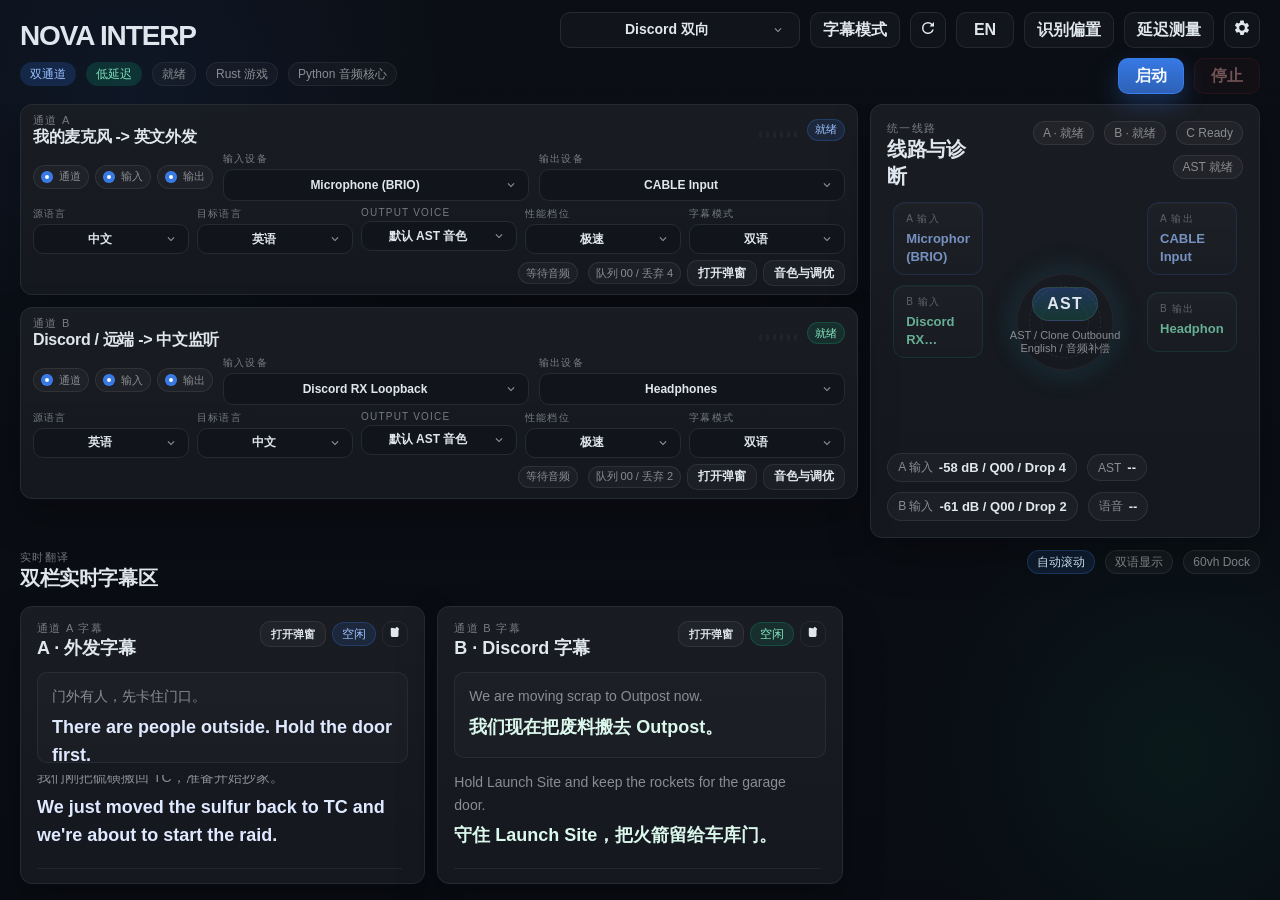
<file: web_dashboard/index.html>
<!doctype html>
<html lang="zh-CN">
<head>
  <meta charset="utf-8">
  <meta name="viewport" content="width=device-width, initial-scale=1">
  <title>NOVA INTERP</title>
  <link rel="stylesheet" href="./dashboard.css">
  <script src="qrc:///qtwebchannel/qwebchannel.js"></script>
</head>
<body>
  <div class="dashboard-app" id="app">
    <div class="ambient-grid" aria-hidden="true"></div>

    <header class="app-header">
      <div class="brand-stack">
        <div class="brand-line">
          <h1>NOVA INTERP</h1>
          <div class="status-tags">
            <span class="tag tag-blue" data-i18n="tag.dualChannel">Dual Channel</span>
            <span class="tag tag-green" data-i18n="tag.lowLatency">Low Latency</span>
            <span class="tag tag-muted" id="engineStateTag">Engine Ready</span>
            <span class="tag tag-muted" id="domainTag">Rust Raid</span>
            <span class="tag tag-muted" id="nativeCoreTag">Python Audio Core</span>
          </div>
        </div>
        <p class="brand-copy" id="brandCopy">
          Professional bilingual interpreting console for Discord, meetings, and live sessions.
        </p>
      </div>

      <div class="header-actions">
        <div class="scenario-block">
          <div class="custom-select compact" data-select="scene"></div>
        </div>

        <button class="action-button secondary compact-text-button" id="layoutToggleButton" type="button">字幕模式</button>

        <button class="icon-button" id="refreshButton" type="button" aria-label="Refresh">
          <svg viewBox="0 0 24 24" aria-hidden="true">
            <path d="M17.65 6.35A7.95 7.95 0 0 0 12 4a8 8 0 1 0 7.75 10h-2.08A6 6 0 1 1 12 6a5.9 5.9 0 0 1 4.24 1.76L14 10h6V4z"></path>
          </svg>
        </button>

        <button class="action-button secondary compact-text-button" id="languageToggleButton" type="button">EN</button>

        <button class="action-button secondary compact-text-button" id="biasButton" type="button" data-i18n="button.bias">Bias</button>

        <button class="action-button secondary compact-text-button" id="latencyButton" type="button" data-i18n="button.latency">Latency</button>

        <button class="icon-button" id="settingsButton" type="button" aria-label="Open settings">
          <svg viewBox="0 0 24 24" aria-hidden="true">
            <path d="M19.14 12.94a7.9 7.9 0 0 0 .05-.94 7.9 7.9 0 0 0-.05-.94l2.03-1.58a.5.5 0 0 0 .12-.63l-1.92-3.32a.5.5 0 0 0-.6-.22l-2.39.96a7.6 7.6 0 0 0-1.63-.94l-.36-2.54A.48.48 0 0 0 13.9 2h-3.8a.48.48 0 0 0-.49.41l-.36 2.54a7.6 7.6 0 0 0-1.63.94l-2.39-.96a.5.5 0 0 0-.6.22L2.71 8.47a.5.5 0 0 0 .12.63l2.03 1.58a7.9 7.9 0 0 0-.05.94c0 .32.02.63.05.94L2.83 14.14a.5.5 0 0 0-.12.63l1.92 3.32a.5.5 0 0 0 .6.22l2.39-.96c.5.38 1.05.69 1.63.94l.36 2.54a.48.48 0 0 0 .49.41h3.8a.48.48 0 0 0 .49-.41l.36-2.54c.58-.25 1.13-.56 1.63-.94l2.39.96a.5.5 0 0 0 .6-.22l1.92-3.32a.5.5 0 0 0-.12-.63zM12 15.5A3.5 3.5 0 1 1 12 8a3.5 3.5 0 0 1 0 7.5z"></path>
          </svg>
        </button>

        <button class="action-button primary" id="startButton" type="button" data-i18n="button.start">Start</button>
        <button class="action-button danger" id="stopButton" type="button" disabled data-i18n="button.stop">Stop</button>
      </div>
    </header>

    <main class="app-main">
      <section class="top-controls" id="topControls">
        <div class="controls-lock">
          <span class="lock-pill" data-i18n="runtime.running">Running</span>
          <span data-i18n="runtime.locked">Top configuration is locked while the engine is active.</span>
        </div>

        <article class="card channel-card channel-a control-card" data-channel="a" id="channelCardA">
          <div class="card-header">
            <div>
              <p class="eyebrow" data-i18n="channel.aEyebrow">Channel A</p>
              <h2 id="channelATitle">Speaker A</h2>
              <p class="card-copy" id="channelACopy">Outbound lane for your microphone, translated for the remote side.</p>
            </div>

            <div class="channel-header-meta">
              <div class="visualizer active" data-visualizer="a" aria-hidden="true">
                <span class="bar"></span>
                <span class="bar"></span>
                <span class="bar"></span>
                <span class="bar"></span>
                <span class="bar"></span>
                <span class="bar"></span>
              </div>
              <span class="status-pill accent-blue" data-state-pill="a">Ready</span>
            </div>
          </div>

          <div class="channel-top-band">
            <div class="channel-toggle-strip">
              <label class="channel-mini-toggle">
                <input id="aEnabledInput" type="checkbox">
                <span data-i18n="toggle.channel">Channel</span>
              </label>
              <label class="channel-mini-toggle">
                <input id="aInputEnabledInput" type="checkbox">
                <span data-i18n="toggle.input">Input</span>
              </label>
              <label class="channel-mini-toggle">
                <input id="aOutputEnabledInput" type="checkbox">
                <span data-i18n="toggle.output">Output</span>
              </label>
            </div>

            <div class="channel-device-grid">
              <div class="field">
                <span class="field-label" data-i18n="field.inputDevice">Input Device</span>
                <div class="custom-select" data-select="a-input"></div>
              </div>

              <div class="field">
                <span class="field-label" data-i18n="field.outputDevice">Output Device</span>
                <div class="custom-select" data-select="a-output"></div>
              </div>
            </div>
          </div>

          <div class="channel-config-grid">
            <div class="field">
              <span class="field-label" data-i18n="field.sourceLanguage">Source Language</span>
              <div class="custom-select compact" data-select="a-source"></div>
            </div>

            <div class="field">
              <span class="field-label" data-i18n="field.targetLanguage">Target Language</span>
              <div class="custom-select compact" data-select="a-target"></div>
            </div>

            <div class="field">
              <span class="field-label" data-i18n="field.outputVoice">Output Voice</span>
              <div class="custom-select compact" data-select="a-speaker"></div>
            </div>

            <div class="field">
              <span class="field-label" data-i18n="field.performance">Performance</span>
              <div class="custom-select compact" data-select="a-profile"></div>
            </div>

            <div class="field">
              <span class="field-label" data-i18n="field.transcriptMode">Transcript Mode</span>
              <div class="custom-select compact" data-select="a-subtitle"></div>
            </div>
          </div>

          <div class="channel-footer">
            <div class="route-note" id="aRouteNote"></div>
            <div class="channel-inline-actions">
              <div class="diag-chip-group">
                <span class="diag-chip accent-blue" id="aLatencyChip">72 ms audio</span>
                <span class="diag-chip" id="aQueueChip">Queue 02</span>
              </div>
              <button class="action-button secondary channel-popup-button" id="openPopupAButton" type="button" data-i18n="button.popupOpen">Open Popup</button>
              <button class="action-button secondary channel-tools-button" id="aChannelToolsButton" type="button" data-i18n="button.channelTools">Clone + Tuning</button>
            </div>
          </div>
        </article>

        <article class="card route-card control-card" id="routeCard">
          <div class="card-header route-header">
            <div>
              <p class="eyebrow" data-i18n="route.eyebrow">Unified Route</p>
              <h2 data-i18n="route.title">Route &amp; Diagnostics</h2>
              <p class="card-copy" id="routeCopy">Symmetric live view for both translation lanes with shared AST core.</p>
            </div>

            <div class="route-summary">
              <span class="summary-pill" id="summaryA">A Ready</span>
              <span class="summary-pill" id="summaryB">B Ready</span>
              <span class="summary-pill" id="summaryC">C Ready</span>
              <span class="summary-pill" id="summaryAst">AST Ready</span>
            </div>
          </div>

          <div class="route-network">
            <svg class="route-svg" viewBox="0 0 100 100" preserveAspectRatio="none" aria-hidden="true">
              <defs>
                <linearGradient id="routeBlue" x1="0%" y1="0%" x2="100%" y2="0%">
                  <stop offset="0%" stop-color="#3B82F6" stop-opacity="0.15"></stop>
                  <stop offset="45%" stop-color="#3B82F6" stop-opacity="0.95"></stop>
                  <stop offset="100%" stop-color="#3B82F6" stop-opacity="0.15"></stop>
                </linearGradient>
                <linearGradient id="routeGreen" x1="0%" y1="0%" x2="100%" y2="0%">
                  <stop offset="0%" stop-color="#10B981" stop-opacity="0.15"></stop>
                  <stop offset="45%" stop-color="#10B981" stop-opacity="0.95"></stop>
                  <stop offset="100%" stop-color="#10B981" stop-opacity="0.15"></stop>
                </linearGradient>
                <linearGradient id="routeAmber" x1="0%" y1="0%" x2="100%" y2="0%">
                  <stop offset="0%" stop-color="#F59E0B" stop-opacity="0.15"></stop>
                  <stop offset="45%" stop-color="#F59E0B" stop-opacity="0.95"></stop>
                  <stop offset="100%" stop-color="#F59E0B" stop-opacity="0.15"></stop>
                </linearGradient>
              </defs>
              <line x1="18" y1="18" x2="42" y2="18" class="route-line route-line-blue"></line>
              <line x1="58" y1="18" x2="82" y2="18" class="route-line route-line-blue"></line>
              <line x1="18" y1="50" x2="42" y2="50" class="route-line route-line-green"></line>
              <line x1="58" y1="50" x2="82" y2="50" class="route-line route-line-green"></line>
              <line x1="18" y1="82" x2="42" y2="82" class="route-line route-line-amber"></line>
              <line x1="58" y1="82" x2="82" y2="82" class="route-line route-line-amber"></line>
            </svg>

            <div class="route-node-card accent-blue active node-input-a">
              <span class="node-label" data-i18n="route.inputA">Input A</span>
              <strong class="node-value" id="routeInputA"></strong>
            </div>

            <div class="route-node-card accent-blue active node-output-a">
              <span class="node-label" data-i18n="route.outputA">Output A</span>
              <strong class="node-value" id="routeOutputA"></strong>
            </div>

            <div class="ast-core">
              <div class="ast-ring"></div>
              <div class="ast-pill">AST</div>
              <p id="astCoreCopy">Volc Engine S2S Stream</p>
            </div>

            <div class="route-node-card accent-green active node-output-b">
              <span class="node-label" data-i18n="route.outputB">Output B</span>
              <strong class="node-value" id="routeOutputB"></strong>
            </div>

            <div class="route-node-card accent-green active node-input-b">
              <span class="node-label" data-i18n="route.inputB">Input B</span>
              <strong class="node-value" id="routeInputB"></strong>
            </div>

          </div>

          <div class="route-metrics">
            <div class="metric-chip">
              <span data-i18n="metric.inputA">Input A</span>
              <strong id="metricInputA">-32 dB</strong>
            </div>
            <div class="metric-chip">
              <span>AST</span>
              <strong id="metricAst">81 ms</strong>
            </div>
            <div class="metric-chip">
              <span data-i18n="metric.inputB">Input B</span>
              <strong id="metricInputB">-28 dB</strong>
            </div>
            <div class="metric-chip">
              <span data-i18n="metric.tts">TTS</span>
              <strong id="metricTts">124 ms</strong>
            </div>
          </div>

          <div class="route-detail-grid" aria-label="Route diagnostics detail">
            <div class="route-detail-card accent-blue">
              <div class="route-detail-head">
                <span>A · 外发</span>
                <strong id="routeDetailAStatus">--</strong>
              </div>
              <div class="route-detail-row"><span>输入</span><strong id="routeDetailAInput">--</strong></div>
              <div class="route-detail-row"><span>输出</span><strong id="routeDetailAOutput">--</strong></div>
              <div class="route-detail-row"><span>延迟</span><strong id="routeDetailALatency">--</strong></div>
              <div class="route-detail-row"><span>队列</span><strong id="routeDetailAQueue">--</strong></div>
              <div class="route-detail-row"><span>电平</span><strong id="routeDetailALevel">--</strong></div>
            </div>

            <div class="route-detail-card accent-green">
              <div class="route-detail-head">
                <span>B · 监听</span>
                <strong id="routeDetailBStatus">--</strong>
              </div>
              <div class="route-detail-row"><span>输入</span><strong id="routeDetailBInput">--</strong></div>
              <div class="route-detail-row"><span>输出</span><strong id="routeDetailBOutput">--</strong></div>
              <div class="route-detail-row"><span>延迟</span><strong id="routeDetailBLatency">--</strong></div>
              <div class="route-detail-row"><span>队列</span><strong id="routeDetailBQueue">--</strong></div>
              <div class="route-detail-row"><span>电平</span><strong id="routeDetailBLevel">--</strong></div>
            </div>

            <div class="route-detail-card accent-amber">
              <div class="route-detail-head">
                <span>C · 游戏</span>
                <strong id="routeDetailCStatus">--</strong>
              </div>
              <div class="route-detail-row"><span>输入</span><strong id="routeDetailCInput">--</strong></div>
              <div class="route-detail-row"><span>输出</span><strong id="routeDetailCOutput">--</strong></div>
              <div class="route-detail-row"><span>延迟</span><strong id="routeDetailCLatency">--</strong></div>
              <div class="route-detail-row"><span>队列</span><strong id="routeDetailCQueue">--</strong></div>
              <div class="route-detail-row"><span>电平</span><strong id="routeDetailCLevel">--</strong></div>
            </div>

            <div class="route-detail-card ast-detail-card">
              <div class="route-detail-head">
                <span>AST 核心</span>
                <strong id="routeDetailAstStatus">--</strong>
              </div>
              <div class="route-detail-row"><span>识别路径</span><strong id="routeDetailAstPath">--</strong></div>
              <div class="route-detail-row"><span>AST 延迟</span><strong id="routeDetailAstLatency">--</strong></div>
              <div class="route-detail-row"><span>TTS 延迟</span><strong id="routeDetailTtsLatency">--</strong></div>
              <div class="route-detail-row"><span>运行</span><strong id="routeDetailRunning">--</strong></div>
            </div>
          </div>
        </article>

        <article class="card channel-card channel-b control-card" data-channel="b" id="channelCardB">
          <div class="card-header">
            <div>
              <p class="eyebrow" data-i18n="channel.bEyebrow">Channel B</p>
              <h2 id="channelBTitle">Speaker B</h2>
              <p class="card-copy" id="channelBCopy">Inbound lane for remote audio, translated back for your monitoring bus.</p>
            </div>

            <div class="channel-header-meta">
              <div class="visualizer active" data-visualizer="b" aria-hidden="true">
                <span class="bar"></span>
                <span class="bar"></span>
                <span class="bar"></span>
                <span class="bar"></span>
                <span class="bar"></span>
                <span class="bar"></span>
              </div>
              <span class="status-pill accent-green" data-state-pill="b">Ready</span>
            </div>
          </div>

          <div class="channel-top-band">
            <div class="channel-toggle-strip">
              <label class="channel-mini-toggle">
                <input id="bEnabledInput" type="checkbox">
                <span data-i18n="toggle.channel">Channel</span>
              </label>
              <label class="channel-mini-toggle">
                <input id="bInputEnabledInput" type="checkbox">
                <span data-i18n="toggle.input">Input</span>
              </label>
              <label class="channel-mini-toggle">
                <input id="bOutputEnabledInput" type="checkbox">
                <span data-i18n="toggle.output">Output</span>
              </label>
            </div>

            <div class="channel-device-grid">
              <div class="field">
                <span class="field-label" data-i18n="field.inputDevice">Input Device</span>
                <div class="custom-select" data-select="b-input"></div>
              </div>

              <div class="field">
                <span class="field-label" data-i18n="field.outputDevice">Output Device</span>
                <div class="custom-select" data-select="b-output"></div>
              </div>
            </div>
          </div>

          <div class="channel-config-grid">
            <div class="field">
              <span class="field-label" data-i18n="field.sourceLanguage">Source Language</span>
              <div class="custom-select compact" data-select="b-source"></div>
            </div>

            <div class="field">
              <span class="field-label" data-i18n="field.targetLanguage">Target Language</span>
              <div class="custom-select compact" data-select="b-target"></div>
            </div>

            <div class="field">
              <span class="field-label" data-i18n="field.outputVoice">Output Voice</span>
              <div class="custom-select compact" data-select="b-speaker"></div>
            </div>

            <div class="field">
              <span class="field-label" data-i18n="field.performance">Performance</span>
              <div class="custom-select compact" data-select="b-profile"></div>
            </div>

            <div class="field">
              <span class="field-label" data-i18n="field.transcriptMode">Transcript Mode</span>
              <div class="custom-select compact" data-select="b-subtitle"></div>
            </div>
          </div>

          <div class="channel-footer">
            <div class="route-note" id="bRouteNote"></div>
            <div class="channel-inline-actions">
              <div class="diag-chip-group">
                <span class="diag-chip accent-green" id="bLatencyChip">68 ms audio</span>
                <span class="diag-chip" id="bQueueChip">Queue 01</span>
              </div>
              <button class="action-button secondary channel-popup-button" id="openPopupBButton" type="button" data-i18n="button.popupOpen">Open Popup</button>
              <button class="action-button secondary channel-tools-button" id="bChannelToolsButton" type="button" data-i18n="button.channelTools">Clone + Tuning</button>
            </div>
          </div>
        </article>

      </section>

      <section class="transcript-dock">
        <div class="dock-header">
          <div>
            <p class="eyebrow" data-i18n="dock.eyebrow">Live Translation</p>
            <h2 data-i18n="dock.title">Dual-Pane Transcript Dock</h2>
            <p class="card-copy" data-i18n="dock.copy">Smooth auto-scroll, source text dimmed, translated text emphasized for continuous reading.</p>
          </div>

          <div class="dock-summary">
            <span class="summary-pill active" data-i18n="dock.autoScroll">Auto Scroll</span>
            <span class="summary-pill" data-i18n="dock.bilingual">Bilingual</span>
            <span class="summary-pill">60vh Dock</span>
          </div>
        </div>

        <div class="transcript-grid">
          <section class="transcript-pane pane-a">
            <div class="pane-header">
              <div>
                <p class="eyebrow" data-i18n="pane.aEyebrow">Channel A Feed</p>
                <h3 id="paneATitle">Speaker A to Remote</h3>
              </div>
              <div class="pane-header-actions">
                <button class="action-button secondary compact-text-button pane-popup-open-button" id="openPopupAPaneButton" type="button" data-i18n="button.popupOpen"></button>
                <span class="status-pill accent-blue" id="paneAStatus">Idle</span>
                <button class="icon-button ghost pane-popup-pin-button" id="pinPopupAPaneButton" type="button" aria-label="Pin popup">
                  <svg viewBox="0 0 24 24" aria-hidden="true">
                    <path d="M6.5 4.75A1.75 1.75 0 0 0 4.75 6.5v2.5c0 .19.02.37.06.55V18A2.5 2.5 0 0 0 7.25 20.5h8.5A2.5 2.5 0 0 0 18 18V9.05l.44-.44a1.75 1.75 0 0 0 0-2.47l-2.16-2.16a1.75 1.75 0 0 0-2.47 0L13.37 4.8a1.75 1.75 0 0 0-.55 1.24z"></path>
                  </svg>
                </button>
              </div>
            </div>
            <div class="live-preview" id="livePreviewA">
              <div class="entry-source" id="livePreviewASource"></div>
              <div class="entry-target" id="livePreviewATarget"></div>
            </div>
            <div class="transcript-scroll" id="transcriptA"></div>
          </section>

          <section class="transcript-pane pane-b">
            <div class="pane-header">
              <div>
                <p class="eyebrow" data-i18n="pane.bEyebrow">Channel B Feed</p>
                <h3 id="paneBTitle">Remote to Speaker A</h3>
              </div>
              <div class="pane-header-actions">
                <button class="action-button secondary compact-text-button pane-popup-open-button" id="openPopupBPaneButton" type="button" data-i18n="button.popupOpen"></button>
                <span class="status-pill accent-green" id="paneBStatus">Idle</span>
                <button class="icon-button ghost pane-popup-pin-button" id="pinPopupBPaneButton" type="button" aria-label="Pin popup">
                  <svg viewBox="0 0 24 24" aria-hidden="true">
                    <path d="M6.5 4.75A1.75 1.75 0 0 0 4.75 6.5v2.5c0 .19.02.37.06.55V18A2.5 2.5 0 0 0 7.25 20.5h8.5A2.5 2.5 0 0 0 18 18V9.05l.44-.44a1.75 1.75 0 0 0 0-2.47l-2.16-2.16a1.75 1.75 0 0 0-2.47 0L13.37 4.8a1.75 1.75 0 0 0-.55 1.24z"></path>
                  </svg>
                </button>
              </div>
            </div>
            <div class="live-preview" id="livePreviewB">
              <div class="entry-source" id="livePreviewBSource"></div>
              <div class="entry-target" id="livePreviewBTarget"></div>
            </div>
            <div class="transcript-scroll" id="transcriptB"></div>
          </section>

        </div>
      </section>
    </main>

    <div class="modal-backdrop" id="modalBackdrop" hidden></div>

    <aside class="credentials-drawer system-drawer" id="credentialsDrawer" aria-hidden="true">
      <div class="drawer-header">
        <div>
          <p class="eyebrow" data-i18n="drawer.eyebrow">Engine Settings</p>
          <h2 data-i18n="drawer.title">Engine Credentials</h2>
        </div>
        <button class="icon-button ghost" id="closeDrawerButton" type="button" aria-label="Close settings">
          <svg viewBox="0 0 24 24" aria-hidden="true">
            <path d="M18.3 5.71 12 12l6.3 6.29-1.42 1.42L10.59 13.4 4.29 19.7 2.88 18.3 9.17 12 2.88 5.71 4.29 4.29l6.3 6.3 6.29-6.3z"></path>
          </svg>
        </button>
      </div>

      <div class="drawer-body">
        <section class="drawer-section">
          <div class="section-head">
            <div>
              <p class="eyebrow" data-i18n="platform.eyebrow">Platform</p>
              <h3 data-i18n="platform.title">Audio Core &amp; Updates</h3>
            </div>
            <span class="summary-pill" id="audioCorePill">Python Audio</span>
          </div>

          <div class="channel-device-grid">
            <div class="field">
              <span class="field-label" data-i18n="platform.captureBackend">Capture Backend</span>
              <div class="custom-select" data-select="audio-capture-backend"></div>
            </div>
            <label class="credential-field">
              <span class="field-label" data-i18n="platform.preRollMs">Pre-roll ms</span>
              <input class="credential-input" id="audioPreRollInput" type="number" min="0" max="600" step="10" value="160">
            </label>
          </div>

          <div class="channel-device-grid">
            <div class="field">
              <span class="field-label" data-i18n="platform.resamplerQuality">Resampler</span>
              <div class="custom-select" data-select="audio-resampler-quality"></div>
            </div>
            <div class="field">
              <span class="field-label" data-i18n="platform.vadMode">VAD Mode</span>
              <div class="custom-select" data-select="audio-vad-mode"></div>
            </div>
          </div>

          <div class="channel-device-grid">
            <div class="field">
              <span class="field-label" data-i18n="platform.playbackBackend">Playback Backend</span>
              <div class="custom-select" data-select="audio-playback-backend"></div>
            </div>
          </div>

          <label class="channel-mini-toggle">
            <input id="audioNativeFallbackInput" type="checkbox">
            <span data-i18n="platform.nativeFallback">Fallback to Python when native capture fails</span>
          </label>
          <label class="channel-mini-toggle">
            <input id="audioNoiseFloorInput" type="checkbox">
            <span data-i18n="platform.noiseFloor">Adaptive noise floor</span>
          </label>
          <label class="channel-mini-toggle">
            <input id="audioAdaptiveChunkingInput" type="checkbox">
            <span data-i18n="platform.adaptiveChunking">Adaptive AST chunking</span>
          </label>
          <label class="channel-mini-toggle">
            <input id="audioAutoProfileInput" type="checkbox">
            <span data-i18n="platform.autoProfile">Auto performance profile</span>
          </label>
          <label class="channel-mini-toggle">
            <input id="audioDeviceAutoRecoverInput" type="checkbox">
            <span data-i18n="platform.deviceAutoRecover">Auto recover device routing</span>
          </label>

          <label class="credential-field">
            <span class="field-label" data-i18n="platform.updateManifest">Update Manifest URL</span>
            <input class="credential-input" id="updateManifestInput" type="text" value="">
          </label>

          <div class="drawer-note" id="audioCoreStatusNote"></div>

          <div class="drawer-inline">
            <button class="action-button secondary" id="checkUpdateButton" type="button" data-i18n="button.checkUpdates">Check Updates</button>
            <button class="action-button secondary" id="downloadUpdateButton" type="button" data-i18n="button.downloadUpdate">Download Update</button>
          </div>

          <div class="drawer-note" id="updateStatusNote"></div>
        </section>

        <section class="drawer-section">
          <div class="section-head">
            <div>
              <p class="eyebrow" data-i18n="credentials.eyebrow">Credentials</p>
              <h3 data-i18n="credentials.title">Engine Access</h3>
            </div>
          </div>

          <label class="credential-field">
            <span class="field-label">App ID</span>
            <input class="credential-input" id="credentialAppId" type="text" value="">
          </label>

          <label class="credential-field">
            <span class="field-label" data-i18n="credentials.accessToken">Access Token</span>
            <input class="credential-input" id="credentialAccessToken" type="password" value="">
          </label>

          <label class="credential-field">
            <span class="field-label" data-i18n="credentials.secretKey">Secret Key</span>
            <input class="credential-input" id="credentialSecretKey" type="password" value="">
          </label>

          <label class="credential-field">
            <span class="field-label" data-i18n="credentials.resourceId">Resource ID</span>
            <input class="credential-input" id="credentialResourceId" type="text" value="volc.service_type.10053">
          </label>

          <div class="drawer-note" data-i18n="credentials.note">
            Virtual sound cards, loopback inputs, and hardware devices are all refreshed from the local machine. Install a new cable, click refresh, and it will appear in the dropdowns.
          </div>
        </section>

        <div class="drawer-actions">
          <button class="action-button" id="saveConfigButton" type="button" data-i18n="button.saveConfig">Save Config</button>
          <button class="action-button" id="exportSessionButton" type="button" data-i18n="button.exportSession">Export Session</button>
        </div>
      </div>
    </aside>

    <aside class="credentials-drawer bias-drawer" id="biasDrawer" aria-hidden="true">
      <div class="drawer-header">
        <div>
          <p class="eyebrow" data-i18n="domain.eyebrow">Domain Bias</p>
          <h2 data-i18n="domain.title">Recognition Bias</h2>
        </div>
        <button class="icon-button ghost" id="closeBiasDrawerButton" type="button" aria-label="Close bias settings">
          <svg viewBox="0 0 24 24" aria-hidden="true">
            <path d="M18.3 5.71 12 12l6.3 6.29-1.42 1.42L10.59 13.4 4.29 19.7 2.88 18.3 9.17 12 2.88 5.71 4.29 4.29l6.3 6.3 6.29-6.3z"></path>
          </svg>
        </button>
      </div>

      <div class="drawer-body">
        <section class="drawer-section">
          <div class="section-head">
            <div>
              <p class="eyebrow" data-i18n="domain.eyebrow">Domain Bias</p>
              <h3 data-i18n="domain.title">Recognition Bias</h3>
            </div>
            <span class="summary-pill" id="virtualDeviceHint">Virtual-ready</span>
          </div>

          <div class="field">
            <span class="field-label" data-i18n="domain.preset">Domain Preset</span>
            <div class="custom-select compact" data-select="domain-preset"></div>
          </div>

          <label class="credential-field">
            <span class="field-label" data-i18n="domain.context">Context Bias</span>
            <textarea class="drawer-textarea" id="domainContextInput" rows="4"></textarea>
          </label>

          <label class="credential-field">
            <span class="field-label" data-i18n="domain.hotWords">Hot Words</span>
            <textarea class="drawer-textarea" id="domainHotWordsInput" rows="4"></textarea>
          </label>

          <label class="credential-field">
            <span class="field-label" data-i18n="domain.correctWords">Correct Words</span>
            <textarea class="drawer-textarea" id="domainCorrectWordsInput" rows="5" placeholder="wrong => right"></textarea>
          </label>

          <label class="credential-field">
            <span class="field-label" data-i18n="domain.glossary">Glossary</span>
            <textarea class="drawer-textarea" id="domainGlossaryInput" rows="5" placeholder="source => target"></textarea>
          </label>
        </section>
      </div>
    </aside>

    <aside class="credentials-drawer latency-drawer" id="latencyDrawer" aria-hidden="true">
      <div class="drawer-header">
        <div>
          <p class="eyebrow" data-i18n="latency.eyebrow">Latency</p>
          <h2 data-i18n="latency.title">Latency Measurement</h2>
          <p class="brand-copy" data-i18n="latency.copy">Measure first audio, recognition, translation, and TTS generation latency from the current session.</p>
        </div>
        <button class="icon-button ghost" id="closeLatencyDrawerButton" type="button" aria-label="Close latency panel">
          <svg viewBox="0 0 24 24" aria-hidden="true">
            <path d="M18.3 5.71 12 12l6.3 6.29-1.42 1.42L10.59 13.4 4.29 19.7 2.88 18.3 9.17 12 2.88 5.71 4.29 4.29l6.3 6.3 6.29-6.3z"></path>
          </svg>
        </button>
      </div>

      <div class="drawer-body">
        <section class="drawer-section">
          <div class="section-head">
            <div>
              <p class="eyebrow" data-i18n="latency.summaryEyebrow">Session Summary</p>
              <h3 data-i18n="latency.summaryTitle">Current Summary</h3>
            </div>
            <span class="summary-pill" id="latencySummaryScope">Active</span>
          </div>

          <div class="latency-summary-grid">
            <article class="latency-stat-card">
              <span class="field-label" data-i18n="latency.firstAudio">First Audio</span>
              <strong id="latencySummaryFirstAudio">--</strong>
            </article>
            <article class="latency-stat-card">
              <span class="field-label" data-i18n="latency.recognition">Speech Recognition</span>
              <strong id="latencySummaryRecognition">--</strong>
            </article>
            <article class="latency-stat-card">
              <span class="field-label" data-i18n="latency.translation">Translation Processing</span>
              <strong id="latencySummaryTranslation">--</strong>
            </article>
            <article class="latency-stat-card">
              <span class="field-label" data-i18n="latency.tts">TTS Generation</span>
              <strong id="latencySummaryTts">--</strong>
            </article>
          </div>
        </section>

        <section class="drawer-section">
          <div class="section-head">
            <div>
              <p class="eyebrow" data-i18n="latency.channelEyebrow">Per Channel</p>
              <h3 data-i18n="latency.channelTitle">Channel Breakdown</h3>
            </div>
          </div>

          <div class="latency-channel-list">
            <article class="latency-channel-card accent-blue" id="latencyCardA">
              <div class="latency-channel-head">
                <div>
                  <p class="eyebrow" data-i18n="channel.aEyebrow">Channel A</p>
                  <h3 id="latencyTitleA">Channel A</h3>
                </div>
                <span class="status-pill accent-blue" id="latencyStatusA">Idle</span>
              </div>
              <div class="latency-stat-grid">
                <div class="latency-stat-row"><span data-i18n="latency.firstAudio">First Audio</span><strong id="latencyAFirstAudio">--</strong></div>
                <div class="latency-stat-row"><span data-i18n="latency.recognition">Speech Recognition</span><strong id="latencyARecognition">--</strong></div>
                <div class="latency-stat-row"><span data-i18n="latency.translation">Translation Processing</span><strong id="latencyATranslation">--</strong></div>
                <div class="latency-stat-row"><span data-i18n="latency.tts">TTS Generation</span><strong id="latencyATts">--</strong></div>
              </div>
            </article>

            <article class="latency-channel-card accent-green" id="latencyCardB">
              <div class="latency-channel-head">
                <div>
                  <p class="eyebrow" data-i18n="channel.bEyebrow">Channel B</p>
                  <h3 id="latencyTitleB">Channel B</h3>
                </div>
                <span class="status-pill accent-green" id="latencyStatusB">Idle</span>
              </div>
              <div class="latency-stat-grid">
                <div class="latency-stat-row"><span data-i18n="latency.firstAudio">First Audio</span><strong id="latencyBFirstAudio">--</strong></div>
                <div class="latency-stat-row"><span data-i18n="latency.recognition">Speech Recognition</span><strong id="latencyBRecognition">--</strong></div>
                <div class="latency-stat-row"><span data-i18n="latency.translation">Translation Processing</span><strong id="latencyBTranslation">--</strong></div>
                <div class="latency-stat-row"><span data-i18n="latency.tts">TTS Generation</span><strong id="latencyBTts">--</strong></div>
              </div>
            </article>

          </div>
        </section>
      </div>
    </aside>

    <aside class="credentials-drawer channel-drawer" id="channelDrawer" aria-hidden="true">
      <div class="drawer-header">
        <div>
          <p class="eyebrow" id="channelDrawerEyebrow">Channel A</p>
          <h2 id="channelDrawerTitle">Channel A Clone &amp; Tuning</h2>
          <p class="brand-copy" id="channelDrawerCopy">Open channel-specific voice clone and low-latency tuning.</p>
        </div>
        <button class="icon-button ghost" id="closeChannelDrawerButton" type="button" aria-label="Close channel tools">
          <svg viewBox="0 0 24 24" aria-hidden="true">
            <path d="M18.3 5.71 12 12l6.3 6.29-1.42 1.42L10.59 13.4 4.29 19.7 2.88 18.3 9.17 12 2.88 5.71 4.29 4.29l6.3 6.3 6.29-6.3z"></path>
          </svg>
        </button>
      </div>

      <div class="drawer-body">
        <section class="drawer-section">
          <div class="section-head">
            <div>
              <p class="eyebrow" data-i18n="clone.eyebrow">Voice Clone</p>
              <h3 data-i18n="clone.title">Voice Clone V3</h3>
            </div>
          </div>

          <div class="advanced-grid channel-scope-grid">
            <div class="advanced-card channel-detail-panel" data-channel-panel="a">
              <p class="eyebrow" data-i18n="channel.aEyebrow">Channel A</p>

              <div class="drawer-inline">
                <button class="action-button secondary compact-text-button" id="aPreviewVoiceButton" type="button" data-i18n="button.previewVoice">Preview</button>
                <span class="drawer-note inline-note" id="aPreviewVoiceNote"></span>
              </div>

              <label class="toggle-row">
                <input id="aCloneEnabledInput" type="checkbox">
                <span data-i18n="advanced.useClone">Use Cloned Voice</span>
              </label>

              <div class="field">
                <span class="field-label" data-i18n="advanced.cloneSpeaker">Clone Speaker ID</span>
                <div class="custom-select compact" data-select="a-clone-speaker"></div>
              </div>

              <label class="credential-field">
                <span class="field-label" data-i18n="advanced.cloneSpeed">Clone Speed</span>
                <input class="credential-input" id="aCloneSpeedInput" type="number" min="0.6" max="1.8" step="0.05">
              </label>
            </div>

            <div class="advanced-card channel-detail-panel" data-channel-panel="b">
              <p class="eyebrow" data-i18n="channel.bEyebrow">Channel B</p>

              <div class="drawer-inline">
                <button class="action-button secondary compact-text-button" id="bPreviewVoiceButton" type="button" data-i18n="button.previewVoice">Preview</button>
                <span class="drawer-note inline-note" id="bPreviewVoiceNote"></span>
              </div>

              <label class="toggle-row">
                <input id="bCloneEnabledInput" type="checkbox">
                <span data-i18n="advanced.useClone">Use Cloned Voice</span>
              </label>

              <div class="field">
                <span class="field-label" data-i18n="advanced.cloneSpeaker">Clone Speaker ID</span>
                <div class="custom-select compact" data-select="b-clone-speaker"></div>
              </div>

              <label class="credential-field">
                <span class="field-label" data-i18n="advanced.cloneSpeed">Clone Speed</span>
                <input class="credential-input" id="bCloneSpeedInput" type="number" min="0.6" max="1.8" step="0.05">
              </label>
            </div>

          </div>

          <label class="credential-field">
            <span class="field-label" data-i18n="clone.samplePath">Training Sample</span>
            <div class="drawer-inline">
              <input class="credential-input grow" id="voiceCloneSamplePathInput" type="text" value="">
              <button class="action-button secondary" id="voiceCloneBrowseButton" type="button" data-i18n="button.browse">Browse</button>
            </div>
          </label>

          <div class="advanced-grid clone-record-grid">
            <div class="field">
              <span class="field-label" data-i18n="clone.recordInput">Record Input</span>
              <div class="custom-select compact" data-select="voice-clone-record-device"></div>
            </div>

            <div class="field">
              <span class="field-label" data-i18n="clone.recordAction">Microphone Sample</span>
              <div class="drawer-inline">
                <button class="action-button secondary" id="voiceCloneRecordButton" type="button" data-i18n="button.recordClone">Record from Mic</button>
                <span class="drawer-note inline-note" id="voiceCloneRecordNote"></span>
              </div>
            </div>
          </div>

          <div class="advanced-grid">
            <div class="field">
              <span class="field-label" data-i18n="clone.speakerId">Speaker ID</span>
              <div class="custom-select compact" data-select="voice-clone-speaker-id"></div>
            </div>

            <div class="field">
              <span class="field-label" data-i18n="clone.language">Training Language</span>
              <div class="custom-select compact" data-select="voice-clone-language"></div>
            </div>
          </div>

          <label class="credential-field">
            <span class="field-label" data-i18n="clone.referenceText">Reference Text</span>
            <textarea class="drawer-textarea" id="voiceCloneReferenceInput" rows="3"></textarea>
          </label>

          <label class="credential-field">
            <span class="field-label" data-i18n="clone.demoText">Demo Text</span>
            <textarea class="drawer-textarea" id="voiceCloneDemoInput" rows="3"></textarea>
          </label>

          <div class="drawer-inline">
            <button class="action-button secondary" id="trainVoiceCloneButton" type="button" data-i18n="button.trainClone">Train Clone</button>
            <button class="action-button secondary" id="refreshVoiceCloneButton" type="button" data-i18n="button.refreshClone">Refresh Status</button>
          </div>

          <div class="drawer-note" id="cloneStatusNote"></div>
        </section>

        <section class="drawer-section">
          <div class="section-head">
            <div>
              <p class="eyebrow" data-i18n="advanced.eyebrow">Latency &amp; Cleanup</p>
              <h3 data-i18n="advanced.title">Advanced Channel Tuning</h3>
            </div>
          </div>

          <div class="advanced-grid">
            <div class="advanced-card channel-detail-panel" data-channel-panel="a">
              <p class="eyebrow" data-i18n="channel.aEyebrow">Channel A</p>

              <label class="credential-field">
                <span class="field-label" data-i18n="advanced.startupBuffer">Startup Buffer (ms)</span>
                <input class="credential-input" id="aStartupBufferInput" type="number" min="16" max="200" step="1">
              </label>

              <label class="credential-field">
                <span class="field-label" data-i18n="advanced.noiseGate">Noise Gate (dB)</span>
                <input class="credential-input" id="aNoiseGateInput" type="number" min="-90" max="-10" step="1">
              </label>

              <label class="credential-field">
                <span class="field-label" data-i18n="advanced.silenceHold">Silence Hold (ms)</span>
                <input class="credential-input" id="aHoldInput" type="number" min="0" max="1200" step="10">
              </label>

              <label class="toggle-row">
                <input id="aSkipSilenceInput" type="checkbox">
                <span data-i18n="advanced.dropSilence">Drop silent chunks</span>
              </label>

              <label class="toggle-row">
                <input id="aEnableAgcInput" type="checkbox">
                <span data-i18n="advanced.enableAgc">Enable AGC</span>
              </label>

              <label class="credential-field">
                <span class="field-label" data-i18n="advanced.agcTarget">AGC Target (dBFS)</span>
                <input class="credential-input" id="aAgcTargetInput" type="number" min="-30" max="-6" step="1">
              </label>

              <label class="credential-field">
                <span class="field-label" data-i18n="advanced.agcMaxGain">AGC Max Gain</span>
                <input class="credential-input" id="aAgcMaxGainInput" type="number" min="1" max="16" step="0.5">
              </label>

              <label class="toggle-row">
                <input id="aEnableDenoiseInput" type="checkbox">
                <span data-i18n="advanced.enableDenoise">Enable Denoise</span>
              </label>

              <label class="credential-field">
                <span class="field-label" data-i18n="advanced.denoiseStrength">Denoise Strength</span>
                <input class="credential-input" id="aDenoiseStrengthInput" type="number" min="0" max="0.95" step="0.01">
              </label>

              <label class="toggle-row">
                <input id="aMonitorEnabledInput" type="checkbox">
                <span data-i18n="advanced.monitorPlayback">Monitor translated voice</span>
              </label>

              <div class="field">
                <span class="field-label" data-i18n="advanced.monitorDevice">Monitor Device</span>
                <div class="custom-select compact" data-select="a-monitor-output"></div>
              </div>
            </div>

            <div class="advanced-card channel-detail-panel" data-channel-panel="b">
              <p class="eyebrow" data-i18n="channel.bEyebrow">Channel B</p>

              <label class="credential-field">
                <span class="field-label" data-i18n="advanced.startupBuffer">Startup Buffer (ms)</span>
                <input class="credential-input" id="bStartupBufferInput" type="number" min="16" max="200" step="1">
              </label>

              <label class="credential-field">
                <span class="field-label" data-i18n="advanced.noiseGate">Noise Gate (dB)</span>
                <input class="credential-input" id="bNoiseGateInput" type="number" min="-90" max="-10" step="1">
              </label>

              <label class="credential-field">
                <span class="field-label" data-i18n="advanced.silenceHold">Silence Hold (ms)</span>
                <input class="credential-input" id="bHoldInput" type="number" min="0" max="1200" step="10">
              </label>

              <label class="toggle-row">
                <input id="bSkipSilenceInput" type="checkbox">
                <span data-i18n="advanced.dropSilence">Drop silent chunks</span>
              </label>

              <label class="toggle-row">
                <input id="bEnableAgcInput" type="checkbox">
                <span data-i18n="advanced.enableAgc">Enable AGC</span>
              </label>

              <label class="credential-field">
                <span class="field-label" data-i18n="advanced.agcTarget">AGC Target (dBFS)</span>
                <input class="credential-input" id="bAgcTargetInput" type="number" min="-30" max="-6" step="1">
              </label>

              <label class="credential-field">
                <span class="field-label" data-i18n="advanced.agcMaxGain">AGC Max Gain</span>
                <input class="credential-input" id="bAgcMaxGainInput" type="number" min="1" max="16" step="0.5">
              </label>

              <label class="toggle-row">
                <input id="bEnableDenoiseInput" type="checkbox">
                <span data-i18n="advanced.enableDenoise">Enable Denoise</span>
              </label>

              <label class="credential-field">
                <span class="field-label" data-i18n="advanced.denoiseStrength">Denoise Strength</span>
                <input class="credential-input" id="bDenoiseStrengthInput" type="number" min="0" max="0.95" step="0.01">
              </label>

              <label class="toggle-row">
                <input id="bMonitorEnabledInput" type="checkbox">
                <span data-i18n="advanced.monitorPlayback">Monitor translated voice</span>
              </label>

              <div class="field">
                <span class="field-label" data-i18n="advanced.monitorDevice">Monitor Device</span>
                <div class="custom-select compact" data-select="b-monitor-output"></div>
              </div>
            </div>

          </div>
        </section>
      </div>
    </aside>

    <article class="transcript-popup" id="transcriptPopupA" aria-label="Channel A Popup">
      <header class="transcript-popup-header" id="transcriptPopupHeaderA">
        <div>
          <p class="eyebrow">Channel A</p>
          <h3 id="transcriptPopupTitleA">Channel A Live Translation</h3>
        </div>
        <div class="transcript-popup-actions">
          <span class="status-pill accent-blue" id="transcriptPopupStatusA">Idle</span>
          <button class="icon-button ghost transcript-popup-pin-button" id="pinPopupAButton" type="button" aria-label="Pin popup">
            <svg viewBox="0 0 24 24" aria-hidden="true">
              <path d="M6.5 4.75A1.75 1.75 0 0 0 4.75 6.5v2.5c0 .19.02.37.06.55V18A2.5 2.5 0 0 0 7.25 20.5h8.5A2.5 2.5 0 0 0 18 18V9.05l.44-.44a1.75 1.75 0 0 0 0-2.47l-2.16-2.16a1.75 1.75 0 0 0-2.47 0L13.37 4.8a1.75 1.75 0 0 0-.55 1.24z"></path>
            </svg>
          </button>
          <button class="icon-button ghost transcript-popup-close-button" id="closePopupAButton" type="button" aria-label="Close popup">
            <svg viewBox="0 0 24 24" aria-hidden="true">
              <path d="M18.3 5.71 12 12l6.3 6.29-1.42 1.42L10.59 13.4 4.29 19.7 2.88 18.3 9.17 12 2.88 5.71 4.29 4.29l6.3 6.3 6.29-6.3z"></path>
            </svg>
          </button>
        </div>
      </header>
      <div class="live-preview" id="popupLivePreviewA">
        <div class="entry-source" id="popupLivePreviewASource"></div>
        <div class="entry-target" id="popupLivePreviewATarget"></div>
      </div>
      <div class="transcript-scroll popup-transcript-scroll" id="popupTranscriptA"></div>
    </article>

    <article class="transcript-popup" id="transcriptPopupB" aria-label="Channel B Popup">
      <header class="transcript-popup-header" id="transcriptPopupHeaderB">
        <div>
          <p class="eyebrow">Channel B</p>
          <h3 id="transcriptPopupTitleB">Channel B Live Translation</h3>
        </div>
        <div class="transcript-popup-actions">
          <span class="status-pill accent-green" id="transcriptPopupStatusB">Idle</span>
          <button class="icon-button ghost transcript-popup-pin-button" id="pinPopupBButton" type="button" aria-label="Pin popup">
            <svg viewBox="0 0 24 24" aria-hidden="true">
              <path d="M6.5 4.75A1.75 1.75 0 0 0 4.75 6.5v2.5c0 .19.02.37.06.55V18A2.5 2.5 0 0 0 7.25 20.5h8.5A2.5 2.5 0 0 0 18 18V9.05l.44-.44a1.75 1.75 0 0 0 0-2.47l-2.16-2.16a1.75 1.75 0 0 0-2.47 0L13.37 4.8a1.75 1.75 0 0 0-.55 1.24z"></path>
            </svg>
          </button>
          <button class="icon-button ghost transcript-popup-close-button" id="closePopupBButton" type="button" aria-label="Close popup">
            <svg viewBox="0 0 24 24" aria-hidden="true">
              <path d="M18.3 5.71 12 12l6.3 6.29-1.42 1.42L10.59 13.4 4.29 19.7 2.88 18.3 9.17 12 2.88 5.71 4.29 4.29l6.3 6.3 6.29-6.3z"></path>
            </svg>
          </button>
        </div>
      </header>
      <div class="live-preview" id="popupLivePreviewB">
        <div class="entry-source" id="popupLivePreviewBSource"></div>
        <div class="entry-target" id="popupLivePreviewBTarget"></div>
      </div>
      <div class="transcript-scroll popup-transcript-scroll" id="popupTranscriptB"></div>
    </article>

  </div>

  <script src="./dashboard_state.js"></script>
  <script src="./dashboard.js"></script>
</body>
</html>
</file>
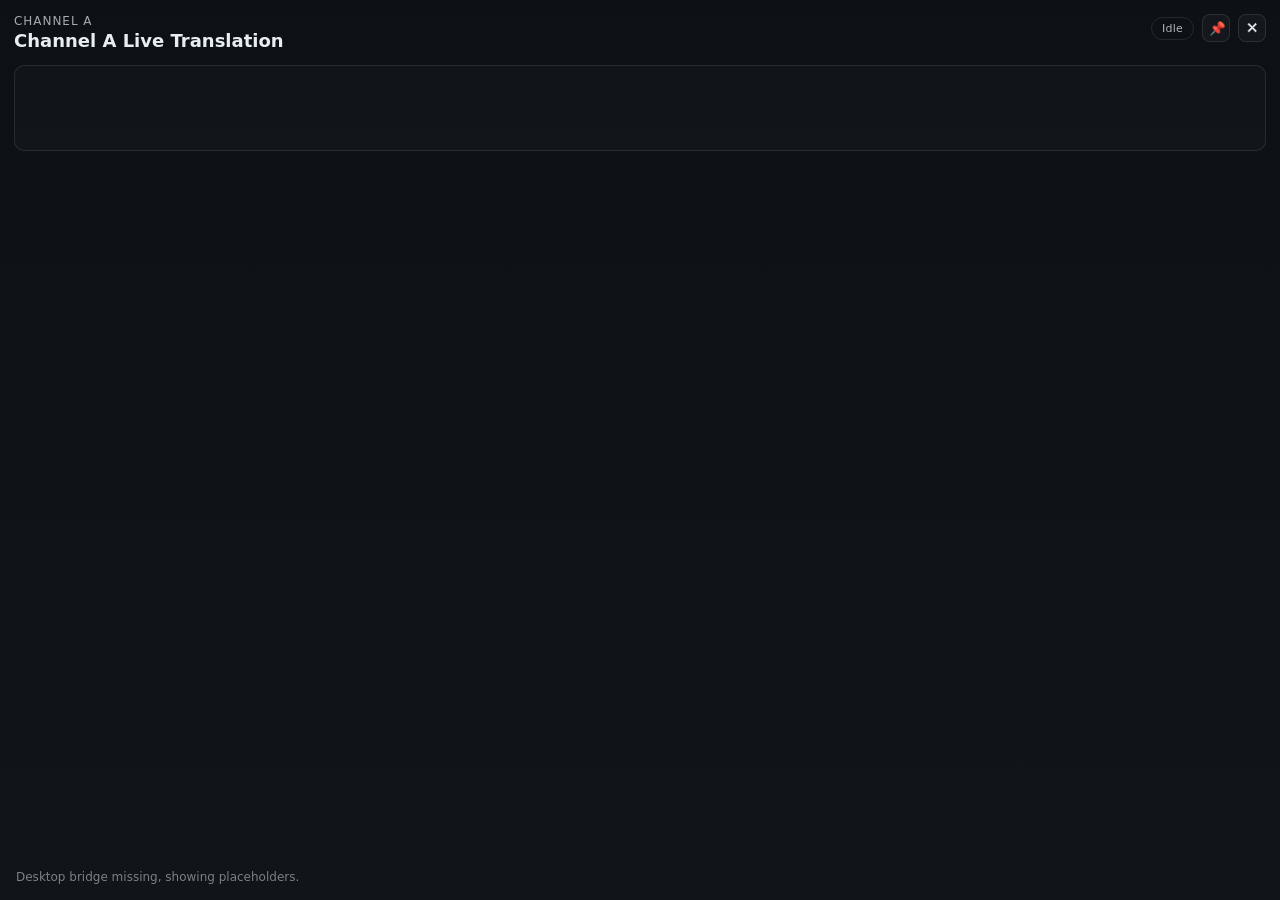
<file: web_dashboard/transcript_window.html>
<!doctype html>
<html lang="zh-CN">
<head>
  <meta charset="utf-8">
  <meta name="viewport" content="width=device-width, initial-scale=1">
  <title>NOVA TRANSLATION WINDOW</title>
  <link rel="stylesheet" href="./transcript_window.css">
  <script src="qrc:///qtwebchannel/qwebchannel.js"></script>
</head>
<body>
  <div class="tw-app">
    <header class="tw-header">
      <div>
        <p class="tw-eyebrow" id="twEyebrow">Channel</p>
        <h1 id="twTitle">Channel Live Translation</h1>
      </div>
      <div class="tw-actions">
        <span class="status-pill" id="twStatus">Idle</span>
        <button class="tw-icon-button" id="twPinButton" type="button" title="Pin on Top" aria-label="Pin on Top">📌</button>
        <button class="tw-icon-button" id="twCloseButton" type="button" title="Close" aria-label="Close popup">✕</button>
      </div>
    </header>

    <section class="tw-live-preview">
      <div class="entry-source" id="twLiveSource"></div>
      <div class="entry-target" id="twLiveTarget"></div>
    </section>

    <div class="tw-transcript-scroll" id="twTranscript"></div>
    <p class="tw-empty-state" id="twNotice"></p>
  </div>
  <script src="./transcript_window.js"></script>
</body>
</html>
</file>
<file: web_dashboard/dashboard.css>
:root {
  color-scheme: dark;
  --bg: #0b0e14;
  --bg-deep: #080b10;
  --card: #15181e;
  --card-alt: #1a1d23;
  --border: #262b33;
  --border-soft: rgba(255, 255, 255, 0.04);
  --text: #e0e6ed;
  --muted: #8a8d91;
  --muted-soft: #69717d;
  --blue: #3b82f6;
  --blue-soft: rgba(59, 130, 246, 0.18);
  --green: #10b981;
  --green-soft: rgba(16, 185, 129, 0.18);
  --amber: #f59e0b;
  --amber-soft: rgba(245, 158, 11, 0.18);
  --danger: #ef4444;
  --danger-soft: rgba(239, 68, 68, 0.16);
  --shadow: 0 18px 40px rgba(0, 0, 0, 0.26);
  --radius: 12px;
  --gap: 12px;
}

* {
  box-sizing: border-box;
  min-width: 0;
}

html,
body {
  margin: 0;
  height: 100%;
  overflow: hidden;
  background: var(--bg);
  color: var(--text);
  font-family: "Segoe UI Variable Text", "Inter", "PingFang SC", sans-serif;
  -webkit-font-smoothing: antialiased;
  text-rendering: optimizeLegibility;
}

button,
input {
  font: inherit;
}

body {
  background:
    radial-gradient(circle at 10% 10%, rgba(59, 130, 246, 0.08), transparent 24%),
    radial-gradient(circle at 92% 84%, rgba(16, 185, 129, 0.07), transparent 20%),
    linear-gradient(180deg, #0b0e14 0%, #090c12 100%);
}

.dashboard-app {
  position: relative;
  display: flex;
  flex-direction: column;
  height: 100vh;
  overflow: hidden;
}

.ambient-grid {
  position: absolute;
  inset: 0;
  pointer-events: none;
  opacity: 0.55;
  background-image:
    linear-gradient(rgba(255, 255, 255, 0.02) 1px, transparent 1px),
    linear-gradient(90deg, rgba(255, 255, 255, 0.02) 1px, transparent 1px);
  background-size: 48px 48px;
  mask-image: linear-gradient(180deg, rgba(0, 0, 0, 0.55), transparent 70%);
}

.app-header {
  position: relative;
  z-index: 2;
  display: flex;
  align-items: center;
  justify-content: space-between;
  gap: var(--gap);
  padding: 12px 20px 10px;
  flex: 0 0 auto;
}

.brand-stack,
.brand-line,
.status-tags,
.header-actions,
.scenario-block,
.card-header,
.channel-header-meta,
.route-summary,
.diag-chip-group,
.route-metrics,
.dock-summary,
.pane-header,
.drawer-header {
  display: flex;
  align-items: center;
  gap: 10px;
}

.card-header {
  align-items: flex-start;
  justify-content: space-between;
}

.brand-stack {
  flex-direction: column;
  align-items: flex-start;
  gap: 5px;
}

.brand-line {
  flex-wrap: wrap;
}

h1,
h2,
h3,
p {
  margin: 0;
}

h1 {
  font-size: 28px;
  letter-spacing: -0.04em;
  font-weight: 650;
}

h2 {
  font-size: 20px;
  font-weight: 600;
  letter-spacing: -0.02em;
}

h3 {
  font-size: 18px;
  font-weight: 600;
}

.brand-copy,
.card-copy,
.drawer-note {
  color: var(--muted);
  font-size: 12px;
  line-height: 1.35;
}

.app-header > .brand-stack > .brand-copy,
.transcript-dock > .dock-header .brand-copy,
[data-i18n="dock.copy"],
#routeCopy {
  display: none;
}

.eyebrow,
.field-label {
  font-size: 11px;
  text-transform: uppercase;
  letter-spacing: 0.12em;
  color: rgba(224, 230, 237, 0.48);
}

.field-label {
  margin-bottom: 8px;
}

.tag,
.status-pill,
.summary-pill,
.diag-chip,
.metric-chip,
.lock-pill {
  display: inline-flex;
  align-items: center;
  justify-content: center;
  gap: 6px;
  border-radius: 999px;
  border: 1px solid transparent;
  white-space: nowrap;
}

.tag {
  height: 24px;
  padding: 0 9px;
  background: rgba(255, 255, 255, 0.03);
  color: var(--muted);
  font-size: 12px;
}

.tag-blue {
  background: var(--blue-soft);
  color: #9bc0ff;
}

.tag-green {
  background: var(--green-soft);
  color: #7fe2bc;
}

.tag-muted {
  border-color: rgba(255, 255, 255, 0.06);
}

.header-actions {
  flex-wrap: wrap;
  justify-content: flex-end;
  align-items: center;
}

.scenario-block {
  flex-direction: row;
  align-items: center;
  gap: 0;
  min-width: 240px;
}

.scenario-block .custom-select {
  min-width: 240px;
}

.status-tags {
  flex-wrap: wrap;
}

.icon-button,
.action-button {
  height: 36px;
  border-radius: 10px;
  border: 1px solid var(--border);
  background: rgba(255, 255, 255, 0.02);
  color: var(--text);
  cursor: pointer;
  transition: background 160ms ease, border-color 160ms ease, transform 160ms ease, opacity 160ms ease;
}

.icon-button {
  width: 36px;
  padding: 0;
}

.icon-button.ghost {
  background: transparent;
}

.icon-button:hover,
.action-button:hover {
  background: rgba(255, 255, 255, 0.06);
  border-color: rgba(255, 255, 255, 0.12);
  transform: translateY(-1px);
}

.icon-button svg,
.action-button svg {
  width: 18px;
  height: 18px;
  fill: currentColor;
}

.action-button {
  padding: 0 16px;
  font-weight: 600;
}

.action-button.secondary {
  background: rgba(255, 255, 255, 0.03);
  border-color: rgba(255, 255, 255, 0.08);
  color: var(--text);
}

.action-button.primary {
  background: linear-gradient(180deg, rgba(59, 130, 246, 0.92), rgba(59, 130, 246, 0.72));
  border-color: rgba(59, 130, 246, 0.75);
  color: #f4f8ff;
  box-shadow: 0 10px 24px rgba(59, 130, 246, 0.28);
}

.action-button.primary:hover {
  background: linear-gradient(180deg, rgba(59, 130, 246, 1), rgba(59, 130, 246, 0.8));
}

.action-button.danger {
  background: rgba(239, 68, 68, 0.08);
  border-color: rgba(239, 68, 68, 0.24);
  color: #ffb3b3;
}

.compact-text-button {
  min-width: 58px;
  padding: 0 12px;
}

.action-button:disabled,
.icon-button:disabled {
  opacity: 0.42;
  cursor: default;
  transform: none;
}

.app-main {
  position: relative;
  z-index: 1;
  flex: 1 1 auto;
  min-height: 0;
  display: flex;
  flex-direction: column;
  gap: var(--gap);
  padding: 0 20px 16px;
  overflow-x: hidden;
  overflow-y: auto;
  overscroll-behavior: contain;
  scroll-behavior: smooth;
}

.dashboard-app.is-subtitle-focus .app-header {
  padding-bottom: 10px;
}

.dashboard-app.is-subtitle-focus .brand-copy {
  display: none;
}

.top-controls {
  position: relative;
  flex: 0 0 auto;
  min-height: 0;
  display: grid;
  grid-template-columns: minmax(0, 2.15fr) minmax(320px, 1fr);
  grid-template-areas:
    "channel-a route"
    "channel-b route"
    "channel-c route";
  gap: var(--gap);
  align-items: stretch;
  overflow: visible;
}

.dashboard-app.is-subtitle-focus .top-controls {
  display: grid;
  grid-template-columns: minmax(0, 1fr);
  grid-template-areas: "route";
  gap: 10px;
}

.dashboard-app.is-subtitle-focus #channelCardA,
.dashboard-app.is-subtitle-focus #channelCardB,
.dashboard-app.is-subtitle-focus #channelCardC {
  display: none;
}

.dashboard-app.is-subtitle-focus .route-card {
  padding: 10px 14px;
  gap: 8px;
}

.dashboard-app.is-subtitle-focus .route-header {
  align-items: center;
}

.dashboard-app.is-subtitle-focus .route-card .card-copy {
  -webkit-line-clamp: 1;
}

.dashboard-app.is-subtitle-focus .route-network {
  grid-template-columns: repeat(auto-fit, minmax(132px, 1fr));
  grid-template-rows: none;
  grid-auto-rows: minmax(58px, auto);
  gap: 10px;
  min-height: 0;
  padding: 0;
}

.dashboard-app.is-subtitle-focus .route-svg,
.dashboard-app.is-subtitle-focus .ast-core {
  display: none;
}

.dashboard-app.is-subtitle-focus .node-input-a,
.dashboard-app.is-subtitle-focus .ast-core,
.dashboard-app.is-subtitle-focus .node-output-a,
.dashboard-app.is-subtitle-focus .node-input-b,
.dashboard-app.is-subtitle-focus .node-output-b,
.dashboard-app.is-subtitle-focus .node-input-c,
.dashboard-app.is-subtitle-focus .node-output-c {
  grid-column: auto;
  grid-row: auto;
}

.dashboard-app.is-subtitle-focus .route-node-card {
  min-height: 58px;
  padding: 8px 10px;
}

.dashboard-app.is-subtitle-focus .ast-core {
  min-height: 0;
}

.dashboard-app.is-subtitle-focus .ast-pill {
  height: 30px;
  min-width: 58px;
  padding: 0 12px;
  font-size: 12px;
}

.dashboard-app.is-subtitle-focus .ast-core p {
  display: none;
}

.dashboard-app.is-subtitle-focus .route-metrics {
  display: flex;
}

.dashboard-app.is-subtitle-focus .route-detail-grid {
  display: grid;
}

.transcript-dock {
  flex: 1 1 360px;
  min-height: 0;
  display: flex;
  flex-direction: column;
  gap: 14px;
}

.dashboard-app.is-subtitle-focus .transcript-dock {
  flex: 1 1 auto;
}

.card,
.transcript-pane,
.credentials-drawer {
  background: linear-gradient(180deg, rgba(26, 29, 35, 0.92), rgba(21, 24, 30, 0.98));
  border: 1px solid var(--border);
  border-radius: var(--radius);
  box-shadow: var(--shadow);
}

.card {
  display: flex;
  flex-direction: column;
  padding: 16px;
  overflow: hidden;
}

.channel-card {
  padding: 8px 12px;
  gap: 6px;
}

.control-card {
  position: relative;
  overflow: visible;
}

#channelCardA {
  grid-area: channel-a;
}

#channelCardB {
  grid-area: channel-b;
}

#channelCardC {
  grid-area: channel-c;
}

.route-card {
  grid-area: route;
  gap: 10px;
  min-height: 100%;
}

.channel-card .card-copy,
.route-card .card-copy {
  display: -webkit-box;
  overflow: hidden;
  -webkit-box-orient: vertical;
  -webkit-line-clamp: 2;
}

.channel-top-band {
  display: grid;
  grid-template-columns: max-content minmax(0, 1fr);
  align-items: end;
  gap: 5px 10px;
}

.channel-device-grid {
  display: grid;
  grid-template-columns: repeat(2, minmax(0, 1fr));
  gap: 6px 10px;
}

.channel-config-grid {
  display: grid;
  grid-template-columns: repeat(5, minmax(0, 1fr));
  gap: 5px 8px;
}

.channel-tools-button {
  min-width: 0;
  height: 26px;
  padding: 0 10px;
  font-size: 12px;
}

.status-pill,
.summary-pill,
.diag-chip,
.metric-chip {
  min-height: 24px;
  padding: 0 9px;
  font-size: 12px;
}

.status-pill {
  background: rgba(255, 255, 255, 0.04);
  border-color: rgba(255, 255, 255, 0.06);
  color: var(--muted);
}

.accent-blue {
  border-color: rgba(59, 130, 246, 0.24);
  color: #9bc0ff;
  background: rgba(59, 130, 246, 0.12);
}

.accent-green {
  border-color: rgba(16, 185, 129, 0.22);
  color: #85e7c1;
  background: rgba(16, 185, 129, 0.12);
}

.accent-amber {
  border-color: rgba(245, 158, 11, 0.22);
  color: #ffd795;
  background: rgba(245, 158, 11, 0.12);
}

.visualizer {
  display: inline-flex;
  align-items: flex-end;
  gap: 4px;
  height: 20px;
}

.visualizer .bar {
  width: 4px;
  border-radius: 999px;
  background: rgba(255, 255, 255, 0.16);
  height: 7px;
}

.channel-a .visualizer.active .bar {
  background: linear-gradient(180deg, #7cb0ff, #3b82f6);
  animation: pulseBars 1.15s ease-in-out infinite;
}

.channel-b .visualizer.active .bar {
  background: linear-gradient(180deg, #88f0c6, #10b981);
  animation: pulseBars 1.15s ease-in-out infinite;
}

.channel-c .visualizer.active .bar {
  background: linear-gradient(180deg, #ffd28a, #f59e0b);
  animation: pulseBars 1.15s ease-in-out infinite;
}

.visualizer:not(.active) .bar {
  animation: none;
  opacity: 0.22;
}

.channel-a .visualizer.is-hot .bar {
  box-shadow: 0 0 14px rgba(59, 130, 246, 0.42);
}

.channel-b .visualizer.is-hot .bar {
  box-shadow: 0 0 14px rgba(16, 185, 129, 0.38);
}

.channel-c .visualizer.is-hot .bar {
  box-shadow: 0 0 14px rgba(245, 158, 11, 0.4);
}

.visualizer .bar:nth-child(2) {
  animation-delay: 0.08s;
}

.visualizer .bar:nth-child(3) {
  animation-delay: 0.16s;
}

.visualizer .bar:nth-child(4) {
  animation-delay: 0.24s;
}

.visualizer .bar:nth-child(5) {
  animation-delay: 0.32s;
}

.visualizer .bar:nth-child(6) {
  animation-delay: 0.4s;
}

@keyframes pulseBars {
  0%,
  100% {
    height: 6px;
    opacity: 0.35;
  }
  30% {
    height: 18px;
    opacity: 1;
  }
  60% {
    height: 12px;
    opacity: 0.78;
  }
}

.settings-grid,
.compact-grid {
  display: grid;
  gap: 10px 12px;
}

.settings-grid {
  grid-template-columns: repeat(2, minmax(0, 1fr));
}

.compact-grid {
  grid-template-columns: repeat(2, minmax(0, 1fr));
}

.channel-toggle-strip {
  display: flex;
  align-items: center;
  gap: 6px;
  flex-wrap: wrap;
  align-self: stretch;
}

.channel-mini-toggle {
  display: inline-flex;
  align-items: center;
  gap: 6px;
  min-height: 24px;
  padding: 0 7px;
  border-radius: 999px;
  border: 1px solid rgba(255, 255, 255, 0.08);
  background: rgba(255, 255, 255, 0.03);
  color: var(--muted);
  cursor: pointer;
  font-size: 11px;
}

.channel-mini-toggle input {
  appearance: none;
  width: 12px;
  height: 12px;
  border-radius: 999px;
  border: 1px solid rgba(255, 255, 255, 0.22);
  background: rgba(255, 255, 255, 0.04);
  margin: 0;
  position: relative;
}

.channel-mini-toggle input:checked {
  border-color: rgba(59, 130, 246, 0.88);
  background: rgba(59, 130, 246, 0.9);
}

.channel-mini-toggle input:checked::after {
  content: "";
  position: absolute;
  inset: 3px;
  border-radius: 999px;
  background: #f8fbff;
}

.field {
  display: flex;
  flex-direction: column;
}

.channel-card .card-header {
  align-items: center;
  gap: 5px 10px;
}

.channel-card .card-copy {
  display: none;
}

.channel-card h2 {
  font-size: 16px;
  line-height: 1.15;
}

.channel-card .field-label {
  margin-bottom: 3px;
  font-size: 10px;
}

.custom-select {
  position: relative;
  z-index: 1;
}

.custom-select.is-open {
  z-index: 120;
}

.select-menu-portal-root {
  position: fixed;
  inset: 0;
  z-index: 260;
  pointer-events: none;
}

.channel-card .status-pill,
.channel-card .diag-chip {
  min-height: 22px;
  padding: 0 7px;
  font-size: 11px;
}

.channel-card .visualizer {
  height: 16px;
}

.channel-card .visualizer .bar {
  width: 3px;
}

.select-trigger {
  width: 100%;
  min-height: 40px;
  border-radius: 10px;
  border: 1px solid var(--border);
  background: #11151b;
  color: var(--text);
  display: flex;
  align-items: center;
  justify-content: space-between;
  gap: 12px;
  padding: 0 14px;
  cursor: pointer;
  transition: border-color 160ms ease, background 160ms ease, box-shadow 160ms ease;
}

.select-trigger:hover,
.custom-select.is-open .select-trigger {
  border-color: rgba(255, 255, 255, 0.12);
  background: #141922;
  box-shadow: 0 0 0 3px rgba(255, 255, 255, 0.02);
}

.custom-select.is-disabled .select-trigger {
  opacity: 0.5;
  cursor: default;
  background: rgba(17, 21, 27, 0.7);
  box-shadow: none;
}

.select-trigger .value-wrap {
  flex: 1 1 auto;
  min-width: 0;
  display: flex;
  flex-direction: column;
  justify-content: center;
  gap: 2px;
}

.select-trigger .value {
  overflow: hidden;
  text-overflow: ellipsis;
  white-space: nowrap;
  font-size: 14px;
  font-weight: 600;
  color: var(--text);
}

.select-trigger .hint {
  display: none;
  min-width: 0;
  font-size: 12px;
  line-height: 1.35;
  color: var(--muted);
}

.select-trigger .hint:empty,
.select-option-hint:empty {
  display: none;
}

.custom-select.compact .select-trigger {
  min-height: 36px;
}

.channel-card .select-trigger {
  min-height: 30px;
  gap: 8px;
  padding: 0 10px;
}

.channel-card .select-trigger .value {
  font-size: 12px;
}

.channel-card .custom-select.compact .select-trigger {
  min-height: 30px;
}

.select-trigger svg {
  flex: 0 0 auto;
  width: 14px;
  height: 14px;
  fill: rgba(224, 230, 237, 0.6);
}

.custom-select.is-device-select .select-trigger {
  min-height: 56px;
  align-items: flex-start;
  padding-top: 10px;
  padding-bottom: 10px;
}

.channel-card .custom-select.is-device-select .select-trigger {
  min-height: 32px;
  align-items: center;
  padding-top: 4px;
  padding-bottom: 4px;
}

.custom-select.is-device-select .select-trigger .value {
  white-space: normal;
  text-overflow: clip;
  line-height: 1.35;
}

.channel-card .custom-select.is-device-select .select-trigger .value {
  white-space: nowrap;
  text-overflow: ellipsis;
}

.custom-select.is-device-select .select-trigger .hint {
  display: block;
  white-space: normal;
}

.channel-card .custom-select.is-device-select .select-trigger .hint {
  display: none;
}

.custom-select.is-device-select .select-trigger svg {
  margin-top: 4px;
}

.channel-card .custom-select.is-device-select .select-trigger svg {
  margin-top: 0;
}

.select-menu {
  position: absolute;
  top: calc(100% + 8px);
  left: 0;
  right: 0;
  z-index: 130;
  display: none;
  max-height: 220px;
  padding: 8px;
  overflow: auto;
  border-radius: 12px;
  border: 1px solid rgba(255, 255, 255, 0.08);
  background: rgba(26, 29, 35, 0.96);
  box-shadow: 0 22px 40px rgba(0, 0, 0, 0.38);
  backdrop-filter: blur(12px);
}

.select-menu.is-portal {
  position: fixed;
  top: 0;
  left: 0;
  right: auto;
  display: block;
  max-width: calc(100vw - 24px);
  pointer-events: auto;
  overscroll-behavior: contain;
}

.custom-select.is-device-select .select-menu {
  max-height: 320px;
}

.custom-select.is-open .select-menu {
  display: block;
}

.select-option {
  width: 100%;
  display: flex;
  flex-direction: column;
  align-items: flex-start;
  gap: 2px;
  padding: 11px 12px;
  border: 0;
  border-radius: 8px;
  background: transparent;
  color: var(--text);
  text-align: left;
  cursor: pointer;
}

.select-option:hover,
.select-option.is-active {
  background: rgba(255, 255, 255, 0.06);
}

.select-option-label,
.select-option-hint {
  overflow: hidden;
  text-overflow: ellipsis;
  white-space: nowrap;
  width: 100%;
}

.select-option-label {
  font-size: 14px;
  font-weight: 600;
}

.select-option-hint {
  font-size: 12px;
  color: var(--muted);
}

.custom-select.is-device-select .select-option-label,
.custom-select.is-device-select .select-option-hint {
  white-space: normal;
  overflow: visible;
  text-overflow: clip;
  line-height: 1.35;
}

.channel-footer {
  display: flex;
  align-items: flex-start;
  justify-content: space-between;
  gap: 5px 8px;
}

.channel-inline-actions {
  display: flex;
  align-items: center;
  gap: 6px;
  flex-wrap: wrap;
  justify-content: flex-start;
}

.channel-popup-button {
  min-width: 0;
  height: 26px;
  padding: 0 10px;
  font-size: 12px;
}

.route-note {
  display: inline-flex;
  align-items: center;
  gap: 10px;
  min-width: 0;
  color: var(--muted);
  font-size: 13px;
  white-space: normal;
}

.channel-card .route-note {
  display: none;
}

.channel-card .channel-footer {
  justify-content: flex-end;
}

.route-note strong {
  color: var(--text);
}

.route-led {
  width: 8px;
  height: 8px;
  border-radius: 999px;
  flex: 0 0 auto;
}

.route-led.accent-blue {
  background: var(--blue);
  box-shadow: 0 0 14px rgba(59, 130, 246, 0.65);
}

.route-led.accent-green {
  background: var(--green);
  box-shadow: 0 0 14px rgba(16, 185, 129, 0.65);
}

.route-led.accent-amber {
  background: var(--amber);
  box-shadow: 0 0 14px rgba(245, 158, 11, 0.65);
}

.diag-chip-group {
  flex-wrap: wrap;
  justify-content: flex-end;
}

.diag-chip {
  border: 1px solid rgba(255, 255, 255, 0.08);
  background: rgba(255, 255, 255, 0.03);
  color: var(--muted);
}

.route-header {
  justify-content: space-between;
  align-items: flex-start;
}

.route-summary,
.dock-summary {
  flex-wrap: wrap;
  justify-content: flex-end;
}

.summary-pill {
  background: rgba(255, 255, 255, 0.04);
  border-color: rgba(255, 255, 255, 0.08);
  color: var(--muted);
}

.summary-pill.active {
  color: #d9f0ff;
  border-color: rgba(59, 130, 246, 0.28);
  background: rgba(59, 130, 246, 0.12);
}

.summary-pill.active.alt {
  color: #baf2d8;
  border-color: rgba(16, 185, 129, 0.24);
  background: rgba(16, 185, 129, 0.12);
}

.summary-pill.active.amber {
  color: #ffe0a9;
  border-color: rgba(245, 158, 11, 0.24);
  background: rgba(245, 158, 11, 0.12);
}

.summary-pill.error {
  color: #ffb3b3;
  border-color: rgba(239, 68, 68, 0.26);
  background: rgba(239, 68, 68, 0.12);
}

.route-network {
  position: relative;
  flex: 1 1 auto;
  display: grid;
  grid-template-columns: minmax(0, 1fr) 136px minmax(0, 1fr);
  grid-template-rows: repeat(3, minmax(58px, 1fr));
  gap: 10px 14px;
  align-items: center;
  min-height: 216px;
  padding: 2px 6px;
}

.route-svg {
  position: absolute;
  inset: 0;
  width: 100%;
  height: 100%;
  pointer-events: none;
}

.route-line {
  stroke-width: 2.2;
  fill: none;
  stroke-linecap: round;
  stroke-dasharray: 6 8;
  animation: routePulse 2.6s linear infinite;
}

.route-line-blue {
  stroke: url(#routeBlue);
}

.route-line-green {
  stroke: url(#routeGreen);
}

.route-line-amber {
  stroke: url(#routeAmber);
}

@keyframes routePulse {
  from {
    stroke-dashoffset: 0;
  }
  to {
    stroke-dashoffset: -56;
  }
}

.route-node-card {
  position: relative;
  display: flex;
  flex-direction: column;
  gap: 4px;
  padding: 9px 12px;
  min-height: 60px;
  border-radius: 12px;
  border: 1px solid rgba(255, 255, 255, 0.06);
  background: linear-gradient(180deg, rgba(255, 255, 255, 0.03), rgba(255, 255, 255, 0.015));
}

.route-node-card.active {
  box-shadow: inset 0 1px 0 rgba(255, 255, 255, 0.04);
}

.route-node-card.accent-blue {
  border-color: rgba(59, 130, 246, 0.22);
}

.route-node-card.accent-green {
  border-color: rgba(16, 185, 129, 0.2);
}

.route-node-card.accent-amber {
  border-color: rgba(245, 158, 11, 0.22);
}

.route-node-card.is-idle {
  opacity: 0.72;
}

.route-node-card.is-live {
  box-shadow:
    inset 0 1px 0 rgba(255, 255, 255, 0.05),
    0 0 22px rgba(59, 130, 246, 0.12);
}

.route-node-card.accent-green.is-live {
  box-shadow:
    inset 0 1px 0 rgba(255, 255, 255, 0.05),
    0 0 22px rgba(16, 185, 129, 0.12);
}

.route-node-card.accent-amber.is-live {
  box-shadow:
    inset 0 1px 0 rgba(255, 255, 255, 0.05),
    0 0 22px rgba(245, 158, 11, 0.12);
}

.route-node-card.is-error {
  border-color: rgba(239, 68, 68, 0.45);
  box-shadow: 0 0 22px rgba(239, 68, 68, 0.16);
}

.node-input-a {
  grid-column: 1;
  grid-row: 1;
}

.node-output-a {
  grid-column: 3;
  grid-row: 1;
}

.node-output-b {
  grid-column: 3;
  grid-row: 2;
}

.node-input-b {
  grid-column: 1;
  grid-row: 2;
}

.node-input-c {
  grid-column: 1;
  grid-row: 3;
}

.node-output-c {
  grid-column: 3;
  grid-row: 3;
}

.node-label {
  color: rgba(224, 230, 237, 0.48);
  font-size: 10px;
  text-transform: uppercase;
  letter-spacing: 0.12em;
}

.node-value {
  font-size: 13px;
  font-weight: 650;
  line-height: 1.35;
  overflow: hidden;
  white-space: normal;
  text-overflow: clip;
  display: -webkit-box;
  -webkit-box-orient: vertical;
  -webkit-line-clamp: 2;
}

.ast-core {
  position: relative;
  grid-column: 2;
  grid-row: 1 / span 3;
  display: flex;
  flex-direction: column;
  align-items: center;
  justify-content: center;
  gap: 8px;
  min-height: 100%;
}

.ast-ring {
  position: absolute;
  width: 98px;
  height: 98px;
  border-radius: 50%;
  border: 1px solid rgba(255, 255, 255, 0.06);
  box-shadow:
    0 0 0 1px rgba(255, 255, 255, 0.02) inset,
    0 0 36px rgba(59, 130, 246, 0.12),
    0 0 32px rgba(16, 185, 129, 0.1);
}

.ast-ring::before,
.ast-ring::after {
  content: "";
  position: absolute;
  inset: 12px;
  border-radius: 50%;
  border: 1px dashed rgba(255, 255, 255, 0.08);
}

.ast-ring::after {
  inset: 24px;
  border-style: solid;
  border-color: rgba(255, 255, 255, 0.04);
}

.ast-pill {
  position: relative;
  z-index: 1;
  display: inline-flex;
  align-items: center;
  justify-content: center;
  min-width: 64px;
  height: 34px;
  border-radius: 999px;
  padding: 0 14px;
  background: linear-gradient(180deg, rgba(59, 130, 246, 0.28), rgba(16, 185, 129, 0.18));
  border: 1px solid rgba(255, 255, 255, 0.08);
  font-weight: 700;
  letter-spacing: 0.08em;
}

.ast-core p {
  position: relative;
  z-index: 1;
  color: var(--muted);
  font-size: 11px;
  text-align: center;
}

.route-metrics {
  margin-top: auto;
  flex-wrap: wrap;
}

.metric-chip {
  padding: 5px 10px;
  border: 1px solid rgba(255, 255, 255, 0.08);
  background: rgba(255, 255, 255, 0.03);
  color: var(--muted);
}

.metric-chip strong {
  color: var(--text);
  font-size: 13px;
}

.dock-header {
  display: flex;
  align-items: flex-start;
  justify-content: space-between;
  gap: var(--gap);
}

.transcript-grid {
  flex: 1 1 auto;
  min-height: 0;
  display: grid;
  grid-template-columns: repeat(3, minmax(0, 1fr));
  gap: var(--gap);
}

.transcript-pane {
  min-height: 0;
  display: flex;
  flex-direction: column;
  padding: 14px 16px;
}

.pane-header {
  justify-content: space-between;
  align-items: flex-start;
  margin-bottom: 12px;
}

.pane-header-actions {
  display: inline-flex;
  align-items: center;
  justify-content: flex-end;
  gap: 6px;
  flex-wrap: wrap;
}

.pane-popup-open-button {
  min-width: 0;
  height: 26px;
  padding: 0 10px;
  font-size: 11px;
}

.pane-popup-pin-button {
  width: 26px;
  height: 26px;
}

.pane-popup-pin-button svg {
  width: 14px;
  height: 14px;
}

.transcript-scroll {
  flex: 1 1 auto;
  min-height: 0;
  overflow: auto;
  padding-right: 6px;
  scroll-behavior: smooth;
}

.popup-transcript-scroll {
  max-height: calc(100% - 84px);
}

.live-preview {
  min-height: 86px;
  margin-bottom: 12px;
  padding: 12px 14px;
  border-radius: 10px;
  border: 1px solid rgba(255, 255, 255, 0.06);
  background: rgba(255, 255, 255, 0.02);
}

.live-preview .entry-source {
  min-height: 22px;
}

.live-preview .entry-target {
  min-height: 32px;
}

.transcript-entry {
  padding: 0 0 18px;
  margin-bottom: 16px;
  border-bottom: 1px solid rgba(255, 255, 255, 0.06);
}

.transcript-popup {
  position: fixed;
  z-index: 1300;
  width: min(460px, calc(100vw - 28px));
  height: min(460px, calc(100vh - 28px));
  display: flex;
  flex-direction: column;
  gap: 10px;
  padding: 14px;
  border-radius: 12px;
  border: 1px solid var(--border);
  background: linear-gradient(180deg, rgba(26, 29, 35, 0.96), rgba(21, 24, 30, 0.98));
  box-shadow: var(--shadow);
  backdrop-filter: blur(12px);
  left: 18px;
  top: 18px;
  opacity: 0;
  pointer-events: none;
  visibility: hidden;
  transform: translateY(4px);
}

.transcript-popup.is-open {
  opacity: 1;
  pointer-events: auto;
  visibility: visible;
  transform: translateY(0);
}

.transcript-popup.is-pinned {
  box-shadow:
    0 20px 50px rgba(0, 0, 0, 0.34),
    0 0 0 1px rgba(16, 185, 129, 0.2);
}

.transcript-popup-header {
  display: flex;
  align-items: flex-start;
  justify-content: space-between;
  gap: 10px;
  padding-bottom: 10px;
  border-bottom: 1px solid rgba(255, 255, 255, 0.06);
  cursor: move;
}

.transcript-popup-actions {
  display: inline-flex;
  align-items: center;
  gap: 6px;
}

.transcript-popup-actions .icon-button {
  width: 28px;
  height: 28px;
}

.transcript-popup-header h3 {
  font-size: 16px;
}

.transcript-entry:last-child {
  margin-bottom: 0;
}

.entry-time {
  margin-bottom: 8px;
  font-size: 11px;
  letter-spacing: 0.08em;
  text-transform: uppercase;
  color: rgba(224, 230, 237, 0.35);
}

.entry-source {
  color: var(--muted);
  font-size: 14px;
  line-height: 1.6;
}

.entry-target {
  margin-top: 6px;
  color: var(--text);
  font-size: 18px;
  font-weight: 700;
  line-height: 1.55;
}

.pane-a .entry-target {
  color: #dfe9ff;
}

.pane-b .entry-target {
  color: #dcf8ec;
}

.pane-c .entry-target {
  color: #ffe5bb;
}

.transcript-scroll::-webkit-scrollbar,
.select-menu::-webkit-scrollbar,
.app-main::-webkit-scrollbar {
  width: 8px;
}

.transcript-scroll::-webkit-scrollbar-track,
.select-menu::-webkit-scrollbar-track,
.app-main::-webkit-scrollbar-track {
  background: transparent;
}

.transcript-scroll::-webkit-scrollbar-thumb,
.select-menu::-webkit-scrollbar-thumb,
.app-main::-webkit-scrollbar-thumb {
  border-radius: 999px;
  background: rgba(255, 255, 255, 0.12);
}

.controls-lock {
  position: absolute;
  top: 10px;
  right: 14px;
  z-index: 12;
  display: inline-flex;
  align-items: center;
  gap: 12px;
  padding: 8px 12px;
  border-radius: 999px;
  border: 1px solid rgba(255, 255, 255, 0.08);
  background: rgba(11, 14, 20, 0.72);
  backdrop-filter: blur(10px);
  color: rgba(224, 230, 237, 0.82);
  opacity: 0;
  pointer-events: none;
  transform: translateY(-6px);
  transition: opacity 180ms ease, transform 180ms ease;
}

.lock-pill {
  height: 30px;
  padding: 0 12px;
  background: rgba(239, 68, 68, 0.14);
  border: 1px solid rgba(239, 68, 68, 0.18);
  color: #ffb3b3;
  font-size: 12px;
  font-weight: 600;
}

.dashboard-app.is-running .controls-lock {
  opacity: 1;
  transform: translateY(0);
}

.dashboard-app.is-running .top-controls .control-card,
.dashboard-app.is-running .scenario-block {
  filter: none;
}

.dashboard-app.is-running .status-pill,
.dashboard-app.is-running .summary-pill.active {
  box-shadow: 0 0 18px rgba(59, 130, 246, 0.12);
}

.dashboard-app.is-running .channel-a .status-pill,
.dashboard-app.is-running .pane-a .status-pill {
  background: rgba(59, 130, 246, 0.16);
  color: #b8d2ff;
}

.dashboard-app.is-running .channel-b .status-pill,
.dashboard-app.is-running .pane-b .status-pill {
  background: rgba(16, 185, 129, 0.16);
  color: #bbf4d9;
}

.dashboard-app.is-running .channel-c .status-pill,
.dashboard-app.is-running .pane-c .status-pill {
  background: rgba(245, 158, 11, 0.16);
  color: #ffe0a9;
}

.modal-backdrop {
  position: absolute;
  inset: 0;
  z-index: 40;
  background: rgba(5, 7, 10, 0.24);
  backdrop-filter: blur(5px);
}

.credentials-drawer {
  position: absolute;
  top: 82px;
  right: 20px;
  z-index: 50;
  width: min(620px, calc(100vw - 40px));
  max-height: calc(100vh - 104px);
  padding: 18px;
  background: rgba(21, 24, 30, 0.82);
  backdrop-filter: blur(12px);
  transform: translateY(-8px) scale(0.98);
  opacity: 0;
  pointer-events: none;
  transition: opacity 180ms ease, transform 180ms ease;
}

.bias-drawer {
  width: min(560px, calc(100vw - 40px));
}

.channel-drawer {
  width: min(860px, calc(100vw - 40px));
}

.latency-drawer {
  width: min(500px, calc(100vw - 40px));
}

.credentials-drawer.is-open {
  opacity: 1;
  transform: translateY(0) scale(1);
  pointer-events: auto;
}

.drawer-header {
  justify-content: space-between;
  align-items: flex-start;
  margin-bottom: 14px;
}

.drawer-body {
  display: flex;
  flex-direction: column;
  gap: 14px;
  max-height: calc(100vh - 190px);
  overflow: auto;
  padding-right: 6px;
}

.drawer-section {
  display: flex;
  flex-direction: column;
  gap: 12px;
  padding: 14px;
  border-radius: 12px;
  border: 1px solid rgba(255, 255, 255, 0.05);
  background: rgba(255, 255, 255, 0.025);
}

.section-head {
  display: flex;
  align-items: flex-start;
  justify-content: space-between;
  gap: 12px;
}

.drawer-actions {
  display: flex;
  gap: 10px;
}

.drawer-actions .action-button {
  flex: 1 1 0;
}

.latency-summary-grid {
  display: grid;
  grid-template-columns: repeat(2, minmax(0, 1fr));
  gap: 12px;
}

.latency-stat-card,
.latency-channel-card {
  border-radius: 12px;
  border: 1px solid rgba(255, 255, 255, 0.06);
  background: rgba(255, 255, 255, 0.03);
}

.latency-stat-card {
  display: flex;
  flex-direction: column;
  gap: 8px;
  padding: 14px;
}

.latency-stat-card strong {
  font-size: 24px;
  letter-spacing: -0.03em;
}

.latency-channel-list {
  display: flex;
  flex-direction: column;
  gap: 12px;
}

.latency-channel-card {
  display: flex;
  flex-direction: column;
  gap: 12px;
  padding: 14px;
}

.latency-channel-head {
  display: flex;
  align-items: flex-start;
  justify-content: space-between;
  gap: 12px;
}

.latency-stat-grid {
  display: grid;
  grid-template-columns: repeat(2, minmax(0, 1fr));
  gap: 10px 14px;
}

.latency-stat-row {
  display: flex;
  align-items: center;
  justify-content: space-between;
  gap: 12px;
  min-height: 40px;
  padding: 10px 12px;
  border-radius: 10px;
  background: rgba(255, 255, 255, 0.025);
  border: 1px solid rgba(255, 255, 255, 0.04);
}

.latency-stat-row span {
  color: var(--muted);
  font-size: 12px;
}

.latency-stat-row strong {
  font-size: 14px;
  color: var(--text);
}

.credential-field {
  display: flex;
  flex-direction: column;
  gap: 8px;
}

.credential-input {
  height: 44px;
  border-radius: 10px;
  border: 1px solid var(--border);
  background: rgba(9, 12, 18, 0.72);
  color: var(--text);
  padding: 0 14px;
}

.drawer-inline {
  display: flex;
  align-items: center;
  flex-wrap: wrap;
  gap: 10px;
}

.drawer-inline .action-button {
  flex: 0 0 auto;
}

.drawer-inline .inline-note {
  flex: 1 1 220px;
  min-width: 0;
}

.grow {
  flex: 1 1 auto;
  min-width: 0;
}

.credential-input:focus,
.drawer-textarea:focus {
  outline: none;
  border-color: rgba(59, 130, 246, 0.5);
}

.drawer-textarea {
  width: 100%;
  min-height: 88px;
  border-radius: 10px;
  border: 1px solid var(--border);
  background: rgba(9, 12, 18, 0.72);
  color: var(--text);
  padding: 12px 14px;
  resize: vertical;
  font: inherit;
  line-height: 1.5;
}

.advanced-grid {
  display: grid;
  grid-template-columns: repeat(auto-fit, minmax(250px, 1fr));
  gap: 12px;
}

.advanced-card {
  display: flex;
  flex-direction: column;
  gap: 12px;
  padding: 14px;
  border-radius: 12px;
  border: 1px solid rgba(255, 255, 255, 0.05);
  background: rgba(10, 13, 19, 0.55);
}

.channel-detail-panel.is-hidden {
  display: none;
}

.channel-scope-grid {
  grid-template-columns: repeat(auto-fit, minmax(240px, 1fr));
}

.toggle-row {
  display: flex;
  align-items: center;
  gap: 12px;
  min-height: 44px;
  padding: 0 14px;
  border-radius: 10px;
  border: 1px solid var(--border);
  background: rgba(9, 12, 18, 0.72);
  color: var(--text);
  cursor: pointer;
}

.toggle-row input {
  appearance: none;
  width: 18px;
  height: 18px;
  border-radius: 6px;
  border: 1px solid rgba(255, 255, 255, 0.18);
  background: rgba(255, 255, 255, 0.03);
  position: relative;
  margin: 0;
}

.toggle-row input:checked {
  border-color: rgba(59, 130, 246, 0.9);
  background: linear-gradient(180deg, rgba(59, 130, 246, 0.92), rgba(59, 130, 246, 0.74));
}

.toggle-row input:checked::after {
  content: "";
  position: absolute;
  inset: 4px;
  border-radius: 3px;
  background: #f7fbff;
}

.credential-input:disabled,
.drawer-textarea:disabled,
.toggle-row input:disabled {
  opacity: 0.5;
  cursor: default;
}

.drawer-body::-webkit-scrollbar {
  width: 8px;
}

.drawer-body::-webkit-scrollbar-track {
  background: transparent;
}

.drawer-body::-webkit-scrollbar-thumb {
  border-radius: 999px;
  background: rgba(255, 255, 255, 0.12);
}

.control-card.has-error,
.route-card.has-error {
  border-color: rgba(239, 68, 68, 0.5);
  animation: errorPulse 1.2s ease-in-out infinite;
}

@keyframes errorPulse {
  0%,
  100% {
    box-shadow: 0 0 0 rgba(239, 68, 68, 0);
  }
  50% {
    box-shadow: 0 0 24px rgba(239, 68, 68, 0.18);
  }
}

@media (max-width: 1260px) {
  .transcript-grid {
    grid-template-columns: repeat(2, minmax(0, 1fr));
  }

  .latency-summary-grid,
  .latency-stat-grid {
    grid-template-columns: repeat(2, minmax(0, 1fr));
  }
}

@media (max-width: 1120px) {
  .top-controls {
    grid-template-columns: 1fr;
    grid-template-areas:
      "channel-a"
      "channel-b"
      "channel-c"
      "route";
  }

  .channel-config-grid {
    grid-template-columns: repeat(2, minmax(0, 1fr));
  }
}

@media (max-width: 980px) {
  .app-header {
    flex-direction: column;
    align-items: stretch;
  }

  .controls-lock {
    top: 8px;
    right: 8px;
    left: 8px;
    justify-content: center;
  }

  .latency-summary-grid,
  .latency-stat-grid {
    grid-template-columns: minmax(0, 1fr);
  }

  .header-actions {
    justify-content: flex-start;
  }

  .transcript-grid,
  .settings-grid,
  .compact-grid,
  .advanced-grid {
    grid-template-columns: 1fr;
  }

  .route-network {
    grid-template-columns: 1fr;
    grid-template-rows: repeat(7, auto);
    min-height: auto;
  }

  .route-svg,
  .ast-ring {
    display: none;
  }

  .node-input-a,
  .node-output-a,
  .node-input-b,
  .node-output-b,
  .node-input-c,
  .node-output-c,
  .ast-core {
    grid-column: 1;
    grid-row: auto;
  }

  .channel-footer,
  .dock-header {
    flex-direction: column;
    align-items: flex-start;
  }

  .channel-inline-actions,
  .channel-scope-grid {
    width: 100%;
  }

  .channel-scope-grid {
    grid-template-columns: 1fr;
  }

  .channel-device-grid,
  .channel-config-grid {
    grid-template-columns: repeat(2, minmax(0, 1fr));
  }

  .channel-top-band {
    grid-template-columns: 1fr;
  }
}

@media (max-width: 760px) {
  :root {
    --gap: 12px;
  }

  .app-header {
    padding: 14px 14px 10px;
  }

  .app-main {
    padding: 0 14px 14px;
  }

  h1 {
    font-size: 28px;
  }

  h2 {
    font-size: 18px;
  }

  h3 {
    font-size: 16px;
  }

  .brand-copy {
    font-size: 11px;
  }

  .header-actions {
    justify-content: flex-start;
  }

  .header-actions > .scenario-block {
    flex: 1 1 100%;
    min-width: 0;
  }

  .scenario-block .custom-select {
    min-width: 0;
    width: 100%;
  }

  .header-actions > .action-button.primary,
  .header-actions > .action-button.danger {
    flex: 1 1 140px;
  }

  .top-controls {
    grid-template-columns: 1fr;
    grid-template-areas:
      "channel-a"
      "channel-b"
      "channel-c"
      "route";
  }

  .card,
  .transcript-pane,
  .credentials-drawer {
    border-radius: 10px;
  }

  .card,
  .transcript-pane,
  .credentials-drawer,
  .drawer-section,
  .advanced-card {
    padding-inline: 12px;
  }

  .route-header,
  .dock-header,
  .card-header,
  .latency-channel-head,
  .section-head {
    flex-direction: column;
    align-items: flex-start;
  }

  .channel-header-meta,
  .route-summary,
  .dock-summary,
  .drawer-actions,
  .channel-inline-actions {
    width: 100%;
    justify-content: flex-start;
  }

  .drawer-actions {
    flex-direction: column;
  }

  .drawer-actions .action-button {
    width: 100%;
  }

  .controls-lock {
    position: static;
    grid-column: 1 / -1;
    width: 100%;
    margin-bottom: 2px;
    justify-content: flex-start;
    border-radius: 12px;
    transform: none;
  }

  .dashboard-app:not(.is-running) .controls-lock {
    display: none;
  }

  .dashboard-app.is-running .controls-lock {
    display: inline-flex;
  }

  .transcript-pane {
    min-height: 260px;
  }

  .transcript-popup {
    width: min(340px, calc(100vw - 24px));
    height: min(420px, calc(100vh - 24px));
    left: 12px;
    top: 12px;
  }

  .route-note,
  .diag-chip-group {
    width: 100%;
  }

  .channel-device-grid,
  .channel-config-grid {
    grid-template-columns: 1fr;
  }

  .channel-tools-button {
    width: 100%;
  }
}

@media (max-width: 560px) {
  .app-header {
    padding: 12px 12px 10px;
  }

  .app-main {
    padding: 0 12px 12px;
  }

  h1 {
    font-size: 24px;
    letter-spacing: -0.03em;
  }

  .tag,
  .status-pill,
  .summary-pill,
  .diag-chip,
  .metric-chip,
  .lock-pill {
    white-space: normal;
    text-align: center;
    min-height: 32px;
  }

  .compact-text-button {
    min-width: 0;
  }

  .route-network {
    gap: 10px;
    padding: 0;
  }

  .route-node-card {
    min-height: 0;
    padding: 10px 12px;
  }

  .node-value {
    overflow: visible;
    white-space: normal;
    text-overflow: clip;
  }

  .metric-chip {
    flex: 1 1 100%;
    justify-content: space-between;
  }

  .credentials-drawer {
    top: 10px;
    right: 10px;
    width: calc(100vw - 20px);
    max-height: calc(100vh - 20px);
    padding: 14px;
  }

  .drawer-body {
    max-height: calc(100vh - 122px);
    padding-right: 2px;
  }

  .drawer-section,
  .advanced-card {
    padding: 12px;
  }

  .latency-stat-card strong {
    font-size: 20px;
  }

  .latency-stat-row {
    flex-direction: column;
    align-items: flex-start;
  }
}

@media (max-height: 860px) {
  .app-header {
    padding-bottom: 10px;
  }

  .brand-copy {
    display: none;
  }

  .route-network {
    min-height: 0;
  }

  .live-preview {
    min-height: 0;
  }

  .credentials-drawer {
    top: 12px;
    max-height: calc(100vh - 24px);
  }

  .drawer-body {
    max-height: calc(100vh - 126px);
  }
}

.route-detail-grid {
  display: none;
  grid-template-columns: repeat(auto-fit, minmax(210px, 1fr));
  gap: 10px;
}

.route-detail-card {
  display: flex;
  flex-direction: column;
  gap: 6px;
  min-height: 112px;
  padding: 10px 12px;
  border-radius: 12px;
  border: 1px solid rgba(255, 255, 255, 0.07);
  background: rgba(255, 255, 255, 0.025);
}

.route-detail-card.accent-blue {
  background: linear-gradient(180deg, rgba(59, 130, 246, 0.08), rgba(255, 255, 255, 0.018));
}

.route-detail-card.accent-green {
  background: linear-gradient(180deg, rgba(16, 185, 129, 0.08), rgba(255, 255, 255, 0.018));
}

.route-detail-card.accent-amber {
  background: linear-gradient(180deg, rgba(245, 158, 11, 0.08), rgba(255, 255, 255, 0.018));
}

.ast-detail-card {
  background: linear-gradient(180deg, rgba(148, 163, 184, 0.08), rgba(255, 255, 255, 0.018));
}

.route-detail-head,
.route-detail-row {
  display: flex;
  align-items: center;
  justify-content: space-between;
  gap: 10px;
}

.route-detail-head {
  padding-bottom: 4px;
  border-bottom: 1px solid rgba(255, 255, 255, 0.06);
  color: var(--text);
  font-size: 12px;
  font-weight: 650;
}

.route-detail-head strong {
  color: #9bc0ff;
  font-size: 12px;
  white-space: nowrap;
}

.route-detail-row span {
  flex: 0 0 auto;
  color: rgba(224, 230, 237, 0.48);
  font-size: 11px;
}

.route-detail-row strong {
  min-width: 0;
  color: var(--text);
  font-size: 12px;
  font-weight: 600;
  text-align: right;
  overflow: hidden;
  text-overflow: ellipsis;
  white-space: nowrap;
}
</file>
<file: web_dashboard/transcript_window.css>
:root {
  --bg: #111418;
  --panel: #1a1f24;
  --text: #e6edf3;
  --muted: rgba(230, 237, 243, 0.75);
  --line: rgba(255, 255, 255, 0.1);
  --accent-a: #3b82f6;
  --accent-b: #10b981;
  --accent-c: #f59e0b;
}

*,
*::before,
*::after {
  box-sizing: border-box;
}

html,
body {
  width: 100%;
  height: 100%;
  margin: 0;
}

body {
  font-family: Inter, ui-sans-serif, system-ui, -apple-system, Segoe UI, Roboto, "PingFang SC", "Microsoft YaHei", sans-serif;
  color: var(--text);
  background: var(--bg);
}

.tw-app {
  width: 100%;
  height: 100%;
  padding: 14px;
  display: flex;
  flex-direction: column;
  background: linear-gradient(180deg, #0d1014, #111418);
}

.tw-header {
  display: flex;
  align-items: flex-start;
  justify-content: space-between;
  gap: 10px;
  margin-bottom: 12px;
}

.tw-eyebrow {
  margin: 0;
  color: rgba(230, 237, 243, 0.7);
  font-size: 12px;
  text-transform: uppercase;
  letter-spacing: 0.08em;
}

h1 {
  margin: 0;
  font-size: 18px;
  line-height: 1.4;
  font-weight: 700;
}

.tw-actions {
  display: inline-flex;
  align-items: center;
  gap: 8px;
}

.tw-icon-button {
  width: 28px;
  height: 28px;
  border: 1px solid var(--line);
  background: rgba(255, 255, 255, 0.03);
  color: var(--text);
  border-radius: 8px;
  cursor: pointer;
}

.tw-icon-button:hover {
  background: rgba(255, 255, 255, 0.08);
}

.status-pill {
  border-radius: 999px;
  padding: 4px 10px;
  font-size: 11px;
  letter-spacing: 0.02em;
  color: var(--muted);
  border: 1px solid var(--line);
}

.tw-live-preview {
  min-height: 86px;
  margin-bottom: 12px;
  padding: 10px;
  border-radius: 10px;
  border: 1px solid var(--line);
  background: rgba(255, 255, 255, 0.02);
}

.entry-source {
  color: var(--muted);
  font-size: 13px;
  line-height: 1.5;
  margin-bottom: 8px;
}

.entry-target {
  color: var(--text);
  font-size: 16px;
  line-height: 1.55;
  font-weight: 700;
}

.tw-transcript-scroll {
  flex: 1 1 auto;
  min-height: 0;
  overflow: auto;
}

.tw-entry-time {
  margin-bottom: 4px;
  font-size: 10px;
  letter-spacing: 0.08em;
  text-transform: uppercase;
  color: rgba(230, 237, 243, 0.45);
}

.tw-entry {
  padding: 0 0 16px;
  margin-bottom: 14px;
  border-bottom: 1px solid var(--line);
}

.tw-entry-source {
  color: rgba(230, 237, 243, 0.72);
  font-size: 13px;
  line-height: 1.45;
}

.tw-entry-target {
  color: rgba(230, 237, 243, 0.98);
  margin-top: 4px;
  font-size: 17px;
  line-height: 1.5;
  font-weight: 700;
}

.tw-empty-state {
  margin: 8px 2px 0;
  min-height: 16px;
  color: rgba(230, 237, 243, 0.5);
  font-size: 12px;
}

.tw-entry:last-child {
  border-bottom: 0;
  margin-bottom: 0;
}
</file>
